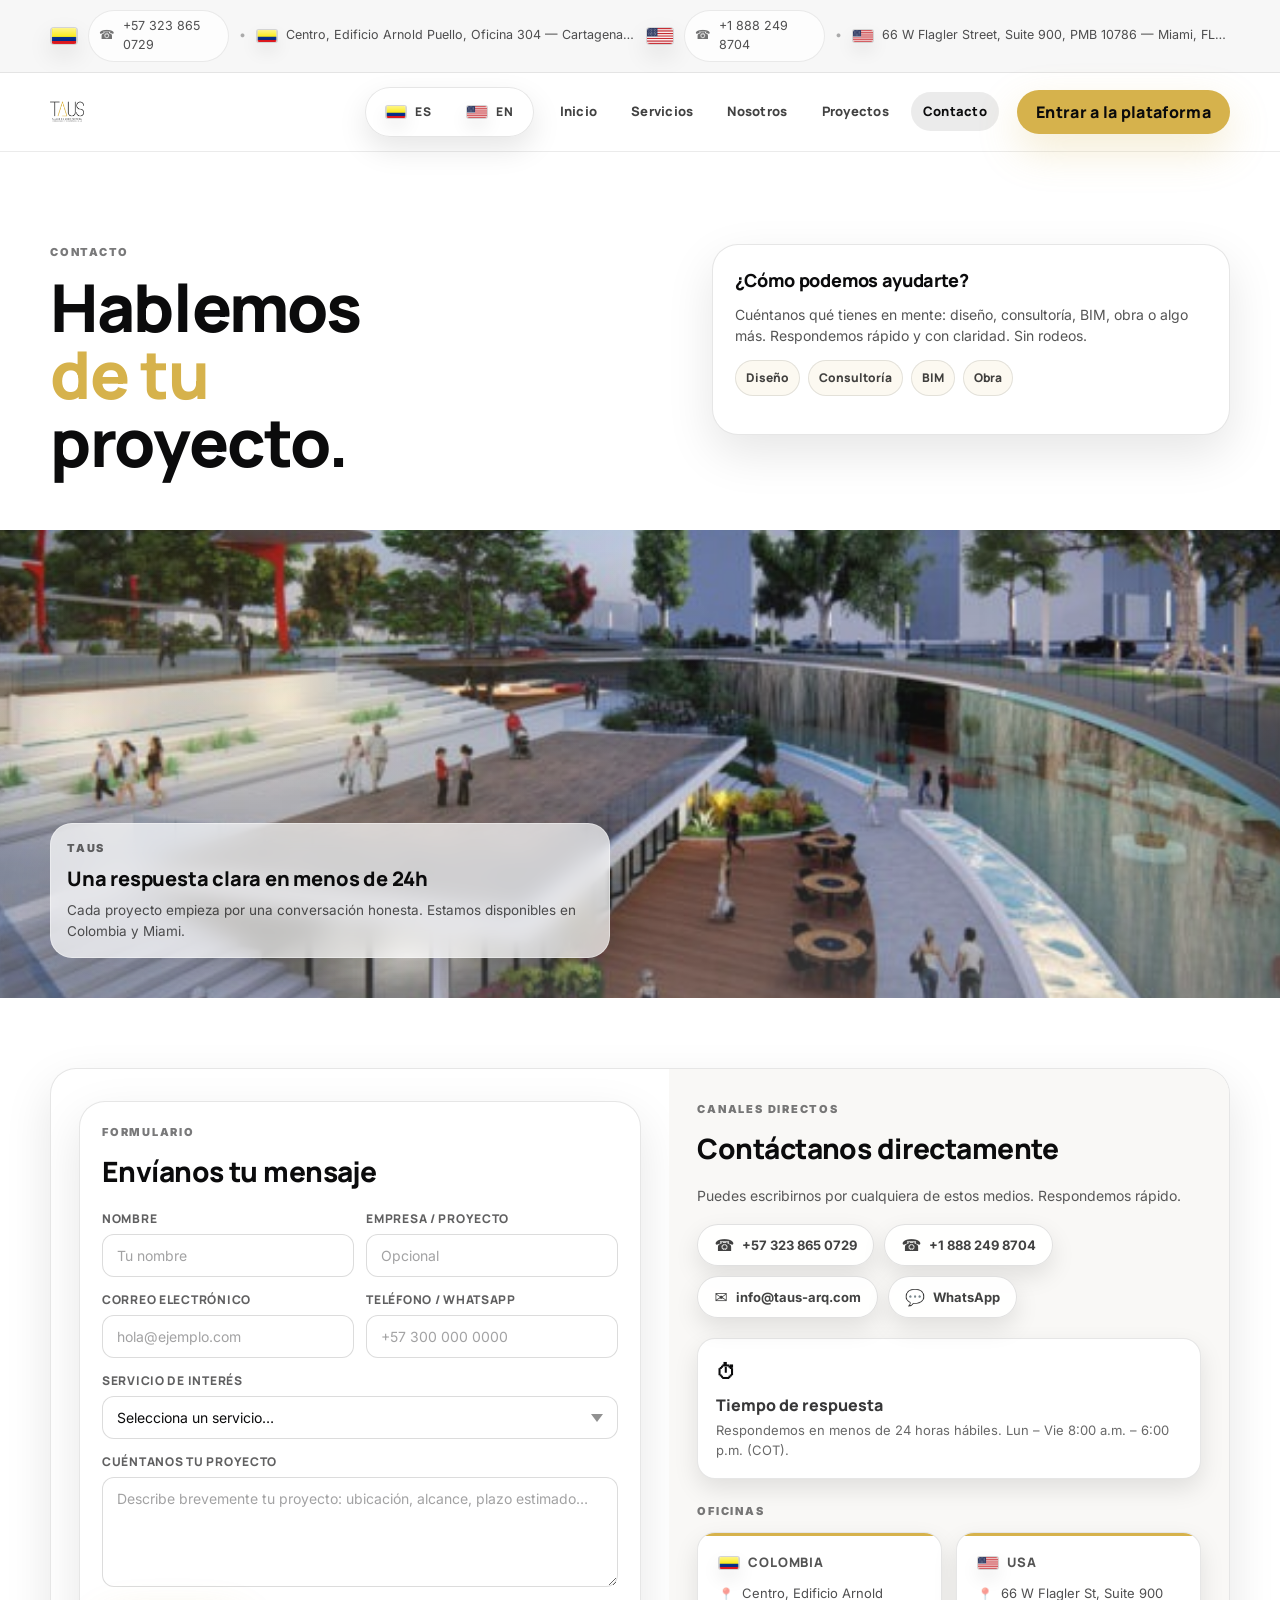
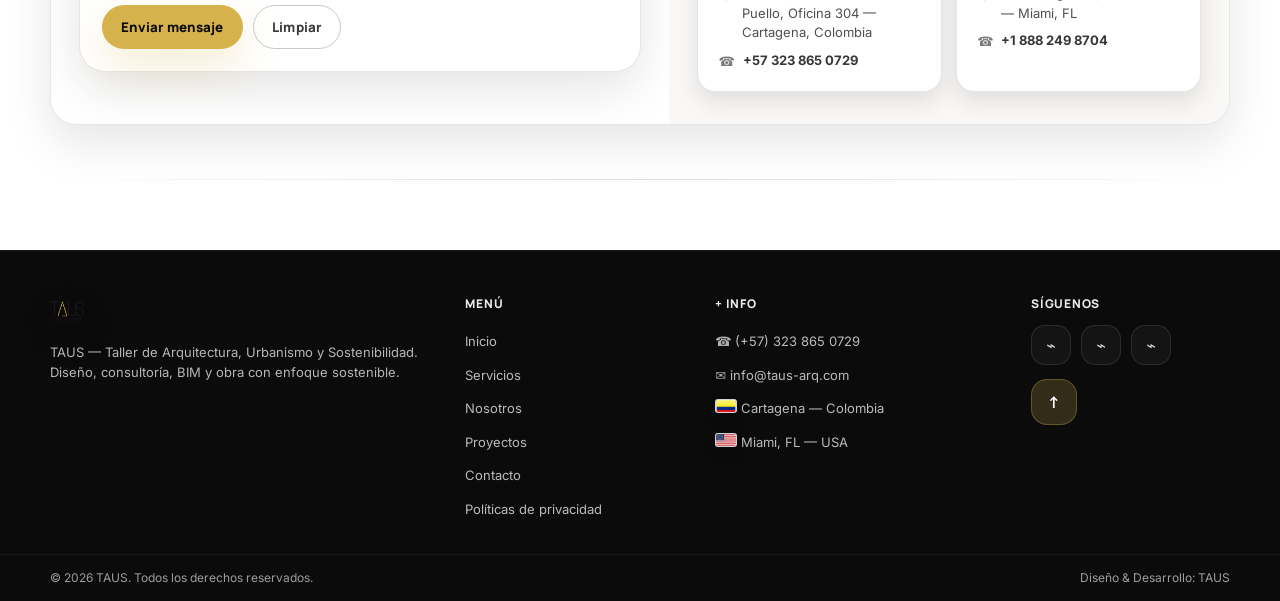
<file: taus-site/contacto.html>
<!DOCTYPE html>
<html lang="es" data-lang="es">
<head>
  <meta charset="UTF-8" />
  <meta name="viewport" content="width=device-width, initial-scale=1.0" />
  <meta name="theme-color" content="#0b0b0c" />
  <title>TAUS — Contacto</title>

  <meta name="description" content="Contacta a TAUS — Taller de Arquitectura, Urbanismo y Sostenibilidad. Cartagena, Colombia y Miami, FL. Diseño, BIM, consultoría y obra." />

  <link rel="preconnect" href="https://fonts.googleapis.com">
  <link rel="preconnect" href="https://fonts.gstatic.com" crossorigin>
  <link href="https://fonts.googleapis.com/css2?family=Manrope:wght@300;400;500;600;700;800;900&family=Inter:wght@300;400;500;600;700;800&display=swap" rel="stylesheet">

  <link rel="stylesheet" href="assets/css/styles.css" />
  <link rel="stylesheet" href="assets/css/contacto.css" />
</head>

<body>

  <!-- SPLASH -->
  <div id="splash" class="splash" aria-hidden="false">
    <div class="splash__inner">
      <div class="splash__logoWrap">
        <img class="splash__logo" src="assets/img/logo-taus.png" alt="TAUS" />
      </div>
      <div class="splash__brand">
        <div class="splash__name">TAUS</div>
        <div class="splash__tag" data-i18n="splash_tag">Taller de Arquitectura, Urbanismo y Sostenibilidad</div>
      </div>
      <div class="splash__loader" aria-label="Cargando">
        <span></span><span></span><span></span>
      </div>
    </div>
  </div>

  <!-- TOPBAR -->
  <div class="topbar" role="banner">
    <div class="container topbar__grid">
      <div class="topbar__item">
        <img class="flag" src="assets/img/flags/co.png" alt="Colombia" />
        <a class="topbar__link" href="tel:+573238650729" title="Llamar a TAUS en Cartagena">
          <span class="ico" aria-hidden="true">☎</span>
          <span>+57 323 865 0729</span>
        </a>
        <span class="sep" aria-hidden="true">•</span>
        <span class="topbar__text">
          <img class="flag flag--mini" src="assets/img/flags/co.png" alt="Colombia" />
          <span data-i18n="addr_co">Centro, Edificio Arnold Puello, Oficina 304 — Cartagena, Colombia</span>
        </span>
      </div>

      <div class="topbar__item topbar__item--right">
        <img class="flag" src="assets/img/flags/us.png" alt="United States" />
        <a class="topbar__link" href="tel:+18882498704" title="Call TAUS in Miami">
          <span class="ico" aria-hidden="true">☎</span>
          <span>+1 888 249 8704</span>
        </a>
        <span class="sep" aria-hidden="true">•</span>
        <span class="topbar__text">
          <img class="flag flag--mini" src="assets/img/flags/us.png" alt="United States" />
          <span data-i18n="addr_us">66 W Flagler Street, Suite 900, PMB 10786 — Miami, FL 33130</span>
        </span>
      </div>
    </div>
  </div>

  <!-- HEADER -->
  <header class="header header--light" id="header">
    <div class="container header__row">

      <a class="brand" href="index.html" aria-label="Ir al inicio">
        <img class="brand__logo" src="assets/img/logo-taus.png" alt="TAUS" />
      </a>

      <div class="header__right">
        <div class="langSwitch" aria-label="Cambiar idioma">
          <button class="langBtn is-active" type="button" data-lang="es">
            <img class="flag flag--mini" src="assets/img/flags/co.png" alt="ES" /> ES
          </button>
          <button class="langBtn" type="button" data-lang="en">
            <img class="flag flag--mini" src="assets/img/flags/us.png" alt="EN" /> EN
          </button>
        </div>

        <nav class="nav" aria-label="Navegación principal">
          <button class="nav__toggle" id="navToggle" aria-controls="navMenu" aria-expanded="false">
            <span class="nav__toggleBars" aria-hidden="true"></span>
            <span class="sr-only">Abrir menú</span>
          </button>

          <ul class="nav__menu" id="navMenu">
            <li class="nav__item"><a class="nav__link" href="index.html" data-i18n="nav_home">Inicio</a></li>
            <li class="nav__item"><a class="nav__link" href="servicios.html" data-i18n="nav_services">Servicios</a></li>
            <li class="nav__item"><a class="nav__link" href="nosotros.html" data-i18n="nav_about">Nosotros</a></li>
            <li class="nav__item"><a class="nav__link" href="proyectos.html" data-i18n="nav_projects">Proyectos</a></li>
            <li class="nav__item"><a class="nav__link is-active" href="contacto.html" data-i18n="nav_contact">Contacto</a></li>
            <li class="nav__item nav__item--cta">
              <a class="btn btn--gold" href="#" id="btnPlataforma" data-i18n="nav_platform">Entrar a la plataforma</a>
            </li>
          </ul>
        </nav>
      </div>

    </div>
  </header>

  <!-- MAIN -->
  <main>

    <!-- HERO EDITORIAL -->
    <section class="chapter" aria-label="Contacto TAUS">
      <div class="container">
        <div class="chapter__grid">
          <div class="chapter__left reveal">
            <div class="kicker" data-i18n="cta_kicker">CONTACTO</div>
            <h1 class="chapter__title" style="margin-top:14px;">
              <span data-i18n="contact_title_1">Hablemos</span><br>
              <span class="gold" data-i18n="contact_title_2">de tu</span><br>
              <span data-i18n="contact_title_3">proyecto.</span>
            </h1>
          </div>

          <div class="chapter__right reveal">
            <div class="infoCard">
              <h3 class="infoCard__h" data-i18n="contact_card_title">¿Cómo podemos ayudarte?</h3>
              <p class="infoCard__p" data-i18n="contact_card_text">
                Cuéntanos qué tienes en mente: diseño, consultoría, BIM, obra o algo más.
                Respondemos rápido y con claridad. Sin rodeos.
              </p>
              <div class="infoPills">
                <span class="pill" data-i18n="contact_pill_1">Diseño</span>
                <span class="pill" data-i18n="contact_pill_2">Consultoría</span>
                <span class="pill" data-i18n="contact_pill_3">BIM</span>
                <span class="pill" data-i18n="contact_pill_4">Obra</span>
              </div>
            </div>
          </div>
        </div>
      </div>
    </section>

    <!-- FULL BLEED -->
    <section class="fullBleed fullBleed--short" aria-label="Imagen contacto">
      <div class="fullBleed__img" style="background-image:url('assets/img/projects/proyecto-3.jpg');" aria-hidden="true"></div>
      <div class="fullBleed__cap container">
        <div class="glassCard reveal">
          <div class="glassCard__kicker" data-i18n="contact_img_kicker">TAUS</div>
          <div class="glassCard__title" data-i18n="contact_img_title">Una respuesta clara en menos de 24h</div>
          <div class="glassCard__text" data-i18n="contact_img_text">
            Cada proyecto empieza por una conversación honesta. Estamos disponibles en Colombia y Miami.
          </div>
        </div>
      </div>
    </section>

    <!-- FORMULARIO + DATOS -->
    <section class="diag" id="formulario" aria-label="Formulario de contacto">
      <div class="container">
        <div class="diag__wrap reveal">

          <!-- FORMULARIO (izquierda) -->
          <div class="diag__content" style="padding: 32px 28px; align-items: start;">
            <div class="infoCard" style="width: 100%;">
              <div class="kicker" data-i18n="contact_form_kicker">FORMULARIO</div>
              <h2 class="section__title section__title--sm" data-i18n="contact_form_title" style="margin-bottom: 18px;">
                Envíanos tu mensaje
              </h2>

              <form class="contactForm" id="contactForm" novalidate>
                <div class="formRow">
                  <div class="formField">
                    <label for="nombre" data-i18n="form_label_name">Nombre</label>
                    <input
                      type="text"
                      id="nombre"
                      name="nombre"
                      autocomplete="given-name"
                      data-i18n-placeholder="form_ph_name"
                      placeholder="Tu nombre"
                      required
                    />
                  </div>
                  <div class="formField">
                    <label for="empresa" data-i18n="form_label_company">Empresa / Proyecto</label>
                    <input
                      type="text"
                      id="empresa"
                      name="empresa"
                      autocomplete="organization"
                      data-i18n-placeholder="form_ph_company"
                      placeholder="Opcional"
                    />
                  </div>
                </div>

                <div class="formRow">
                  <div class="formField">
                    <label for="email" data-i18n="form_label_email">Correo electrónico</label>
                    <input
                      type="email"
                      id="email"
                      name="email"
                      autocomplete="email"
                      data-i18n-placeholder="form_ph_email"
                      placeholder="hola@ejemplo.com"
                      required
                    />
                  </div>
                  <div class="formField">
                    <label for="telefono" data-i18n="form_label_phone">Teléfono / WhatsApp</label>
                    <input
                      type="tel"
                      id="telefono"
                      name="telefono"
                      autocomplete="tel"
                      data-i18n-placeholder="form_ph_phone"
                      placeholder="+57 300 000 0000"
                    />
                  </div>
                </div>

                <div class="formField formField--full">
                  <label for="servicio" data-i18n="form_label_service">Servicio de interés</label>
                  <select id="servicio" name="servicio" required>
                    <option value="" disabled selected data-i18n="form_select_default">Selecciona un servicio…</option>
                    <option value="diseno" data-i18n="srv_1">Diseño arquitectónico</option>
                    <option value="urbanismo" data-i18n="srv_2">Urbanismo y paisajismo</option>
                    <option value="cabida" data-i18n="srv_3">Consultoría y análisis de cabida</option>
                    <option value="patologia" data-i18n="srv_4">Patología de edificaciones</option>
                    <option value="bim" data-i18n="srv_5">CAD, renders y BIM</option>
                    <option value="obra" data-i18n="srv_6">Obra civil y urbana</option>
                    <option value="otro" data-i18n="form_option_other">Otro / No estoy seguro</option>
                  </select>
                </div>

                <div class="formField formField--full">
                  <label for="mensaje" data-i18n="form_label_message">Cuéntanos tu proyecto</label>
                  <textarea
                    id="mensaje"
                    name="mensaje"
                    data-i18n-placeholder="form_ph_message"
                    placeholder="Describe brevemente tu proyecto o consulta: ubicación, alcance, plazo estimado…"
                    required
                  ></textarea>
                </div>

                <div class="formActions">
                  <button class="btn btn--gold" type="submit" id="btnSubmit" data-i18n="form_btn_send">
                    Enviar mensaje
                  </button>
                  <button class="btn btn--outline" type="reset" data-i18n="form_btn_reset">
                    Limpiar
                  </button>
                </div>
              </form>

              <!-- Estado de éxito -->
              <div class="formSuccess" id="formSuccess" aria-live="polite">
                <div class="formSuccess__icon">✓</div>
                <div class="formSuccess__title" data-i18n="form_success_title">¡Mensaje recibido!</div>
                <div class="formSuccess__text" data-i18n="form_success_text">
                  Gracias por contactarnos. Te respondemos en menos de 24 horas hábiles.
                </div>
              </div>
            </div>
          </div>

          <!-- DATOS DE CONTACTO (derecha) -->
          <div class="diag__content" style="background: #f9f8f6; padding: 32px 28px; align-items: start;">
            <div style="width: 100%;">
              <div class="kicker" data-i18n="contact_data_kicker">CANALES DIRECTOS</div>
              <h3 class="section__title section__title--sm" data-i18n="contact_data_title" style="margin-bottom: 16px;">
                Contáctanos directamente
              </h3>
              <p class="section__lead" data-i18n="contact_data_text">
                Puedes escribirnos por cualquiera de estos medios. Respondemos rápido.
              </p>

              <!-- Canales rápidos -->
              <div class="channelRow">
                <a class="channelBtn" href="tel:+573238650729" aria-label="Llamar Colombia">
                  <span class="channelBtn__ico">☎</span>
                  <span>+57 323 865 0729</span>
                </a>
                <a class="channelBtn" href="tel:+18882498704" aria-label="Call USA">
                  <span class="channelBtn__ico">☎</span>
                  <span>+1 888 249 8704</span>
                </a>
                <a class="channelBtn" href="mailto:info@taus-arq.com" aria-label="Email">
                  <span class="channelBtn__ico">✉</span>
                  <span>info@taus-arq.com</span>
                </a>
                <a class="channelBtn" href="https://wa.me/573238650729" target="_blank" rel="noopener" aria-label="WhatsApp">
                  <span class="channelBtn__ico">💬</span>
                  <span>WhatsApp</span>
                </a>
              </div>

              <!-- Horario -->
              <div class="metricCard" style="margin-top: 20px;">
                <div class="metricCard__num" style="font-size: 20px;">⏱</div>
                <div class="metricCard__t" data-i18n="contact_hours_title">Tiempo de respuesta</div>
                <div class="metricCard__p" data-i18n="contact_hours_text">
                  Respondemos en menos de 24 horas hábiles. Lun – Vie 8:00 a.m. – 6:00 p.m. (COT).
                </div>
              </div>

              <!-- Oficinas -->
              <div style="margin-top: 24px;">
                <div class="kicker" style="margin-bottom: 12px;" data-i18n="contact_offices_kicker">OFICINAS</div>
                <div class="officeGrid" style="margin-top: 0;">
                  <div class="officeCard">
                    <div class="officeCard__flag">
                      <img class="flag flag--mini" src="assets/img/flags/co.png" alt="Colombia" />
                      <span class="officeCard__country" data-i18n="contact_office_co_country">Colombia</span>
                    </div>
                    <div class="officeCard__rows">
                      <div class="officeCard__row">
                        <span class="officeCard__ico">📍</span>
                        <span data-i18n="addr_co">Centro, Edificio Arnold Puello, Oficina 304 — Cartagena</span>
                      </div>
                      <div class="officeCard__row">
                        <span class="officeCard__ico">☎</span>
                        <a href="tel:+573238650729">+57 323 865 0729</a>
                      </div>
                    </div>
                  </div>

                  <div class="officeCard">
                    <div class="officeCard__flag">
                      <img class="flag flag--mini" src="assets/img/flags/us.png" alt="USA" />
                      <span class="officeCard__country" data-i18n="contact_office_us_country">USA</span>
                    </div>
                    <div class="officeCard__rows">
                      <div class="officeCard__row">
                        <span class="officeCard__ico">📍</span>
                        <span data-i18n="contact_office_us_addr">66 W Flagler St, Suite 900 — Miami, FL</span>
                      </div>
                      <div class="officeCard__row">
                        <span class="officeCard__ico">☎</span>
                        <a href="tel:+18882498704">+1 888 249 8704</a>
                      </div>
                    </div>
                  </div>
                </div>
              </div>

            </div>
          </div>

        </div>

        <div class="dividerSoft" aria-hidden="true"></div>
      </div>
    </section>

  </main>

  <!-- FOOTER -->
  <footer class="footer" aria-label="Pie de página">
    <div class="container footer__grid">

      <div class="footer__col">
        <img class="footer__logo" src="assets/img/logo-taus.png" alt="TAUS" />
        <p class="footer__text" data-i18n="footer_text">
          TAUS — Taller de Arquitectura, Urbanismo y Sostenibilidad. Diseño, consultoría, BIM y obra con enfoque sostenible.
        </p>
      </div>

      <div class="footer__col">
        <h4 data-i18n="footer_menu">Menú</h4>
        <ul class="footer__links">
          <li><a href="index.html" data-i18n="nav_home">Inicio</a></li>
          <li><a href="servicios.html" data-i18n="nav_services">Servicios</a></li>
          <li><a href="nosotros.html" data-i18n="nav_about">Nosotros</a></li>
          <li><a href="proyectos.html" data-i18n="nav_projects">Proyectos</a></li>
          <li><a href="contacto.html" data-i18n="nav_contact">Contacto</a></li>
          <li><a href="#" target="_blank" rel="noopener" data-i18n="footer_priv">Políticas de privacidad</a></li>
        </ul>
      </div>

      <div class="footer__col">
        <h4 data-i18n="footer_info">+ Info</h4>
        <ul class="footer__info">
          <li><span class="ico" aria-hidden="true">☎</span> <a href="tel:+573238650729">(+57) 323 865 0729</a></li>
          <li><span class="ico" aria-hidden="true">✉</span> <a href="mailto:info@taus-arq.com">info@taus-arq.com</a></li>
          <li><img class="flag flag--mini" src="assets/img/flags/co.png" alt="Colombia"> <span data-i18n="footer_co">Cartagena — Colombia</span></li>
          <li><img class="flag flag--mini" src="assets/img/flags/us.png" alt="USA"> <span data-i18n="footer_us">Miami, FL — USA</span></li>
        </ul>
      </div>

      <div class="footer__col footer__col--right">
        <h4 data-i18n="footer_social">Síguenos</h4>
        <div class="footer__social">
          <a class="social" href="#" aria-label="Instagram">⌁</a>
          <a class="social" href="#" aria-label="Facebook">⌁</a>
          <a class="social" href="#" aria-label="LinkedIn">⌁</a>
        </div>
        <a class="toTop" href="#header" aria-label="Volver arriba">↑</a>
      </div>

    </div>

    <div class="footer__bottom">
      <div class="container footer__bottomRow">
        <span>© <span id="year"></span> TAUS. <span data-i18n="footer_rights">Todos los derechos reservados.</span></span>
        <span class="footer__dev" data-i18n="footer_dev">Diseño & Desarrollo: TAUS</span>
      </div>
    </div>
  </footer>

  <script src="assets/js/main.js"></script>
  <script src="assets/js/contacto.js"></script>

</body>
</html>
</file>
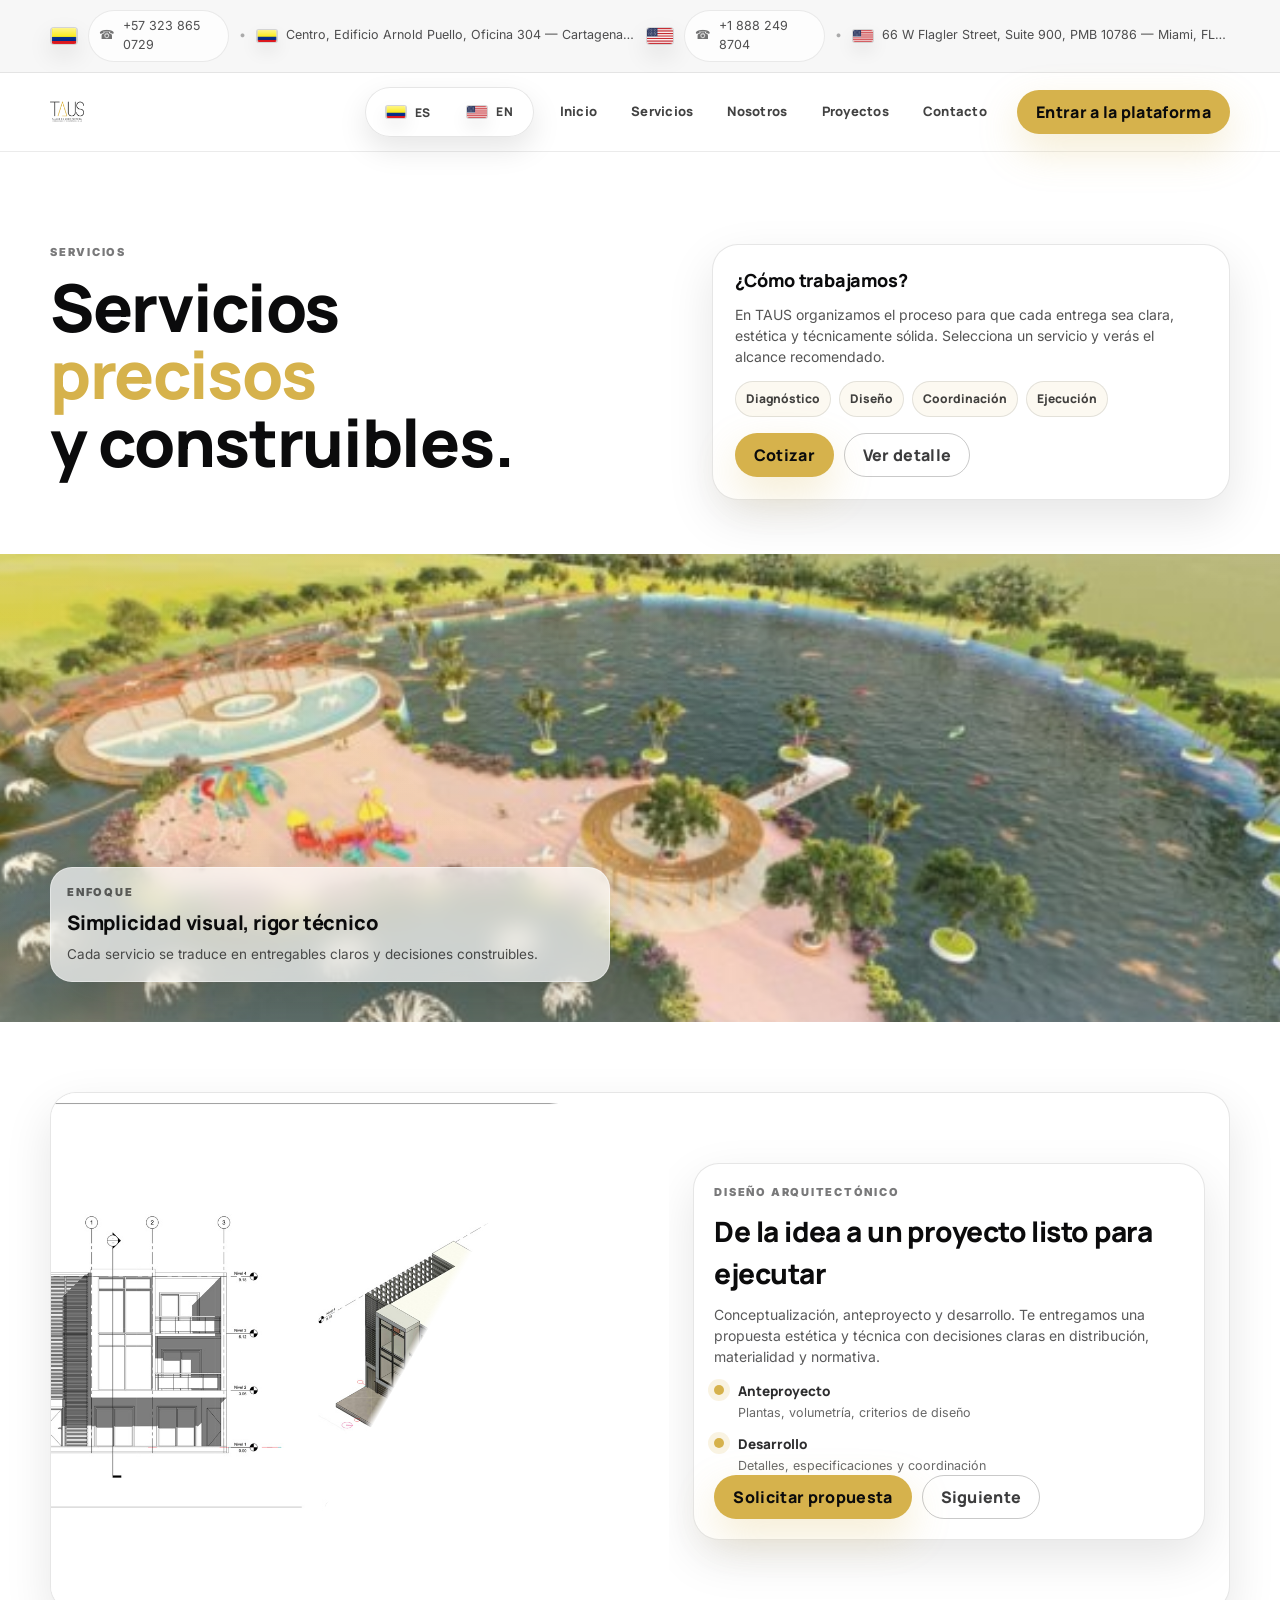
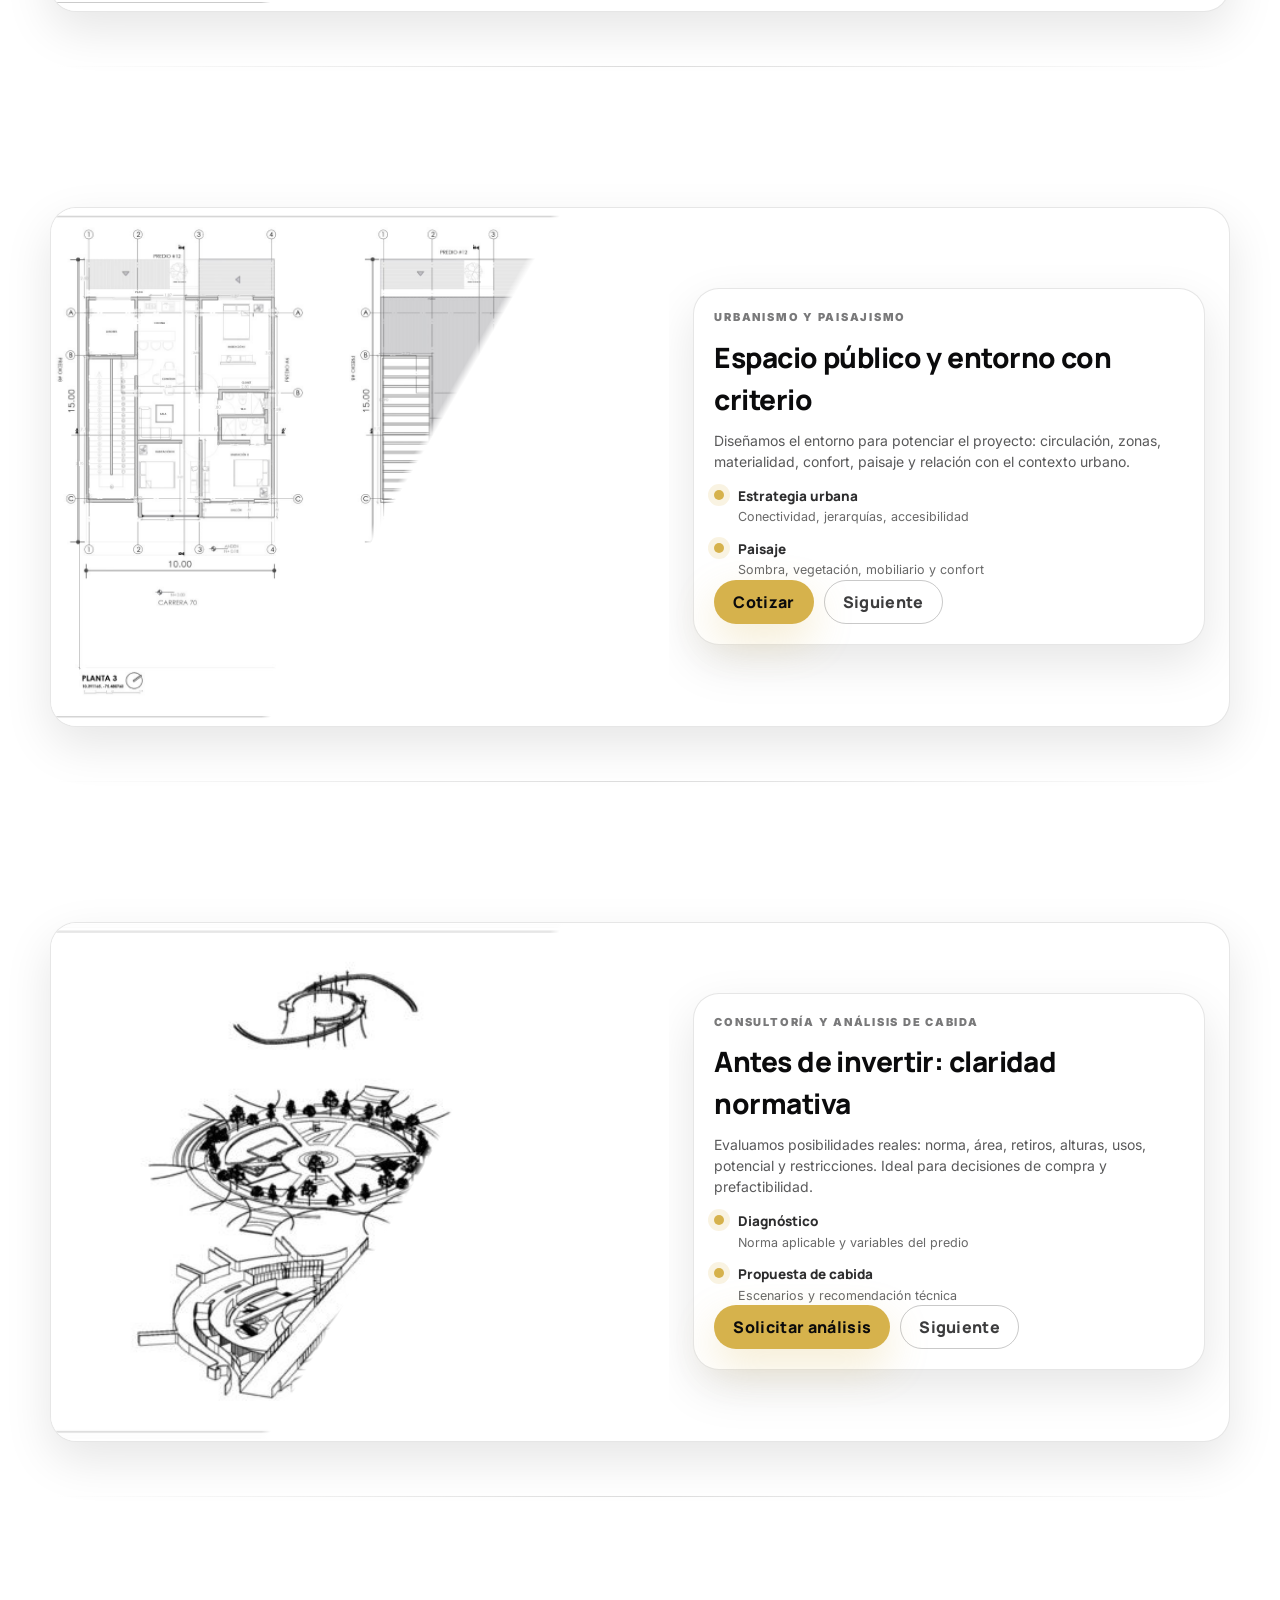
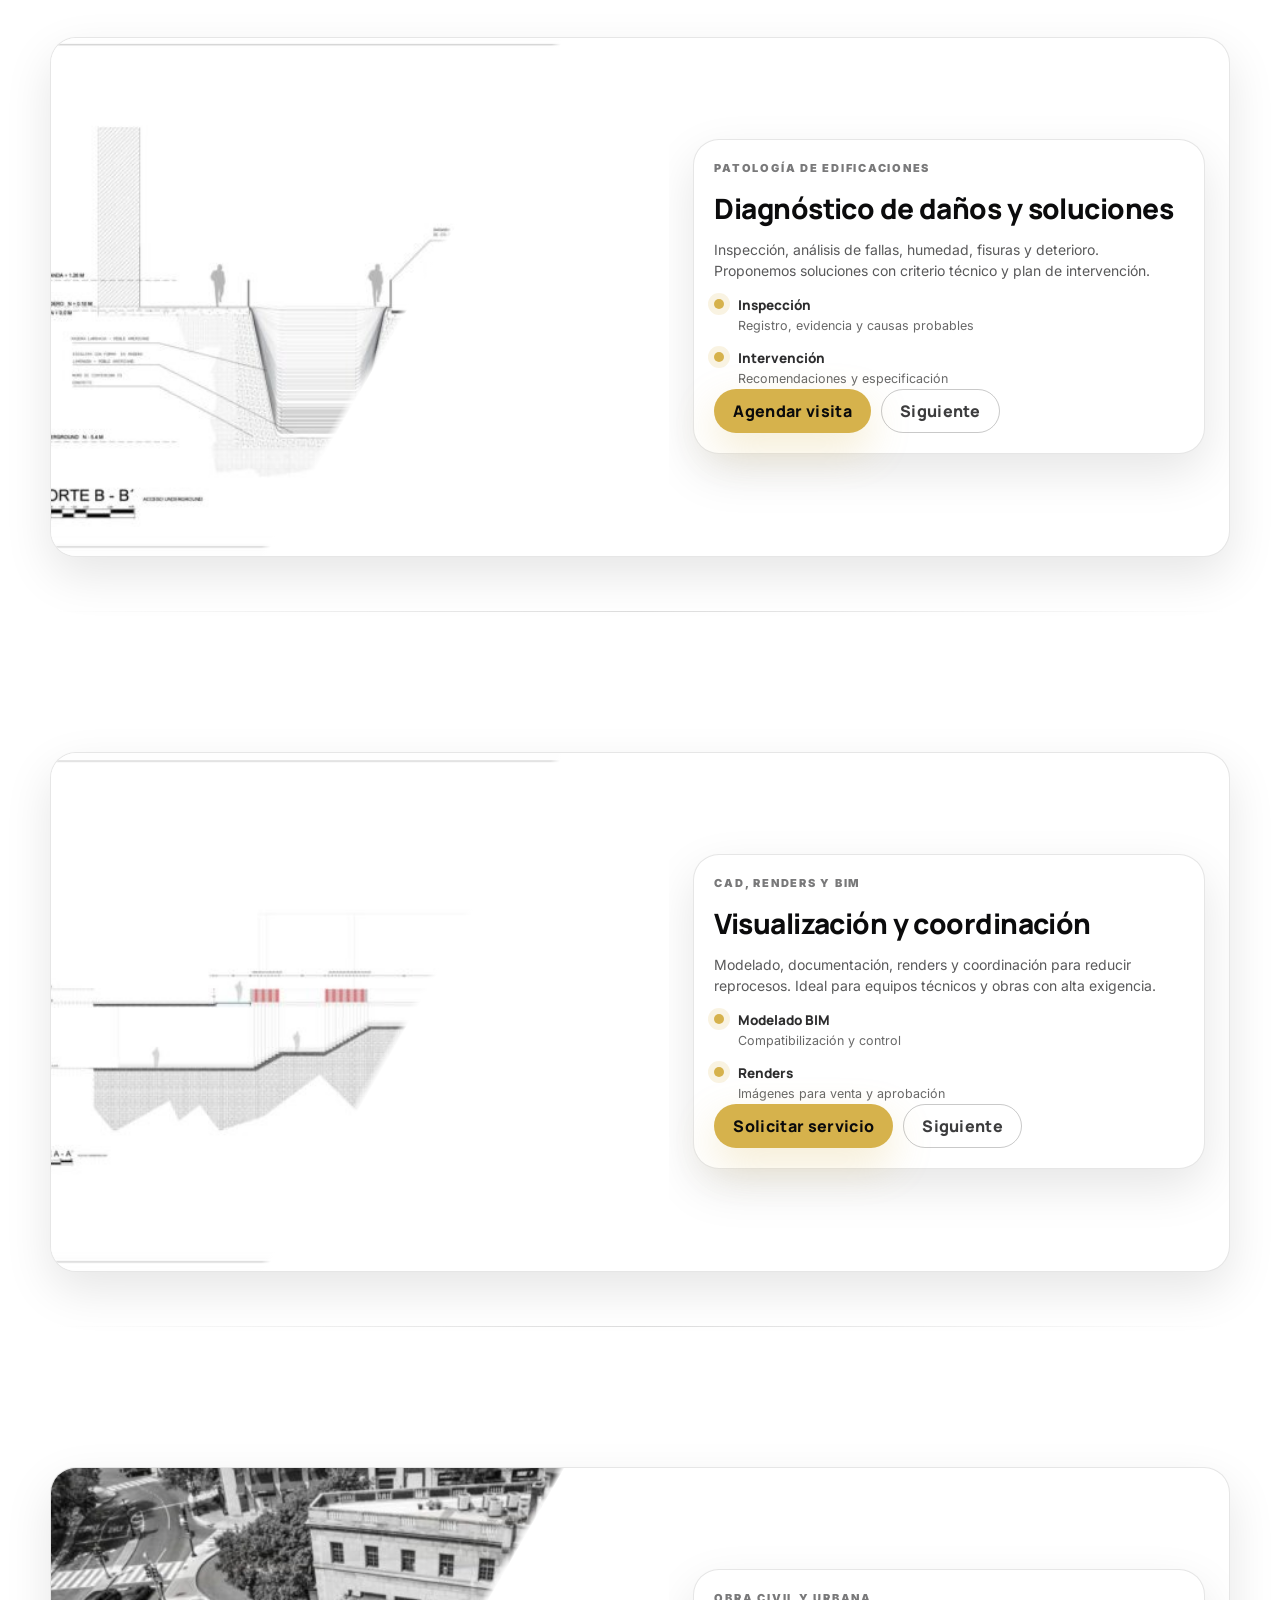
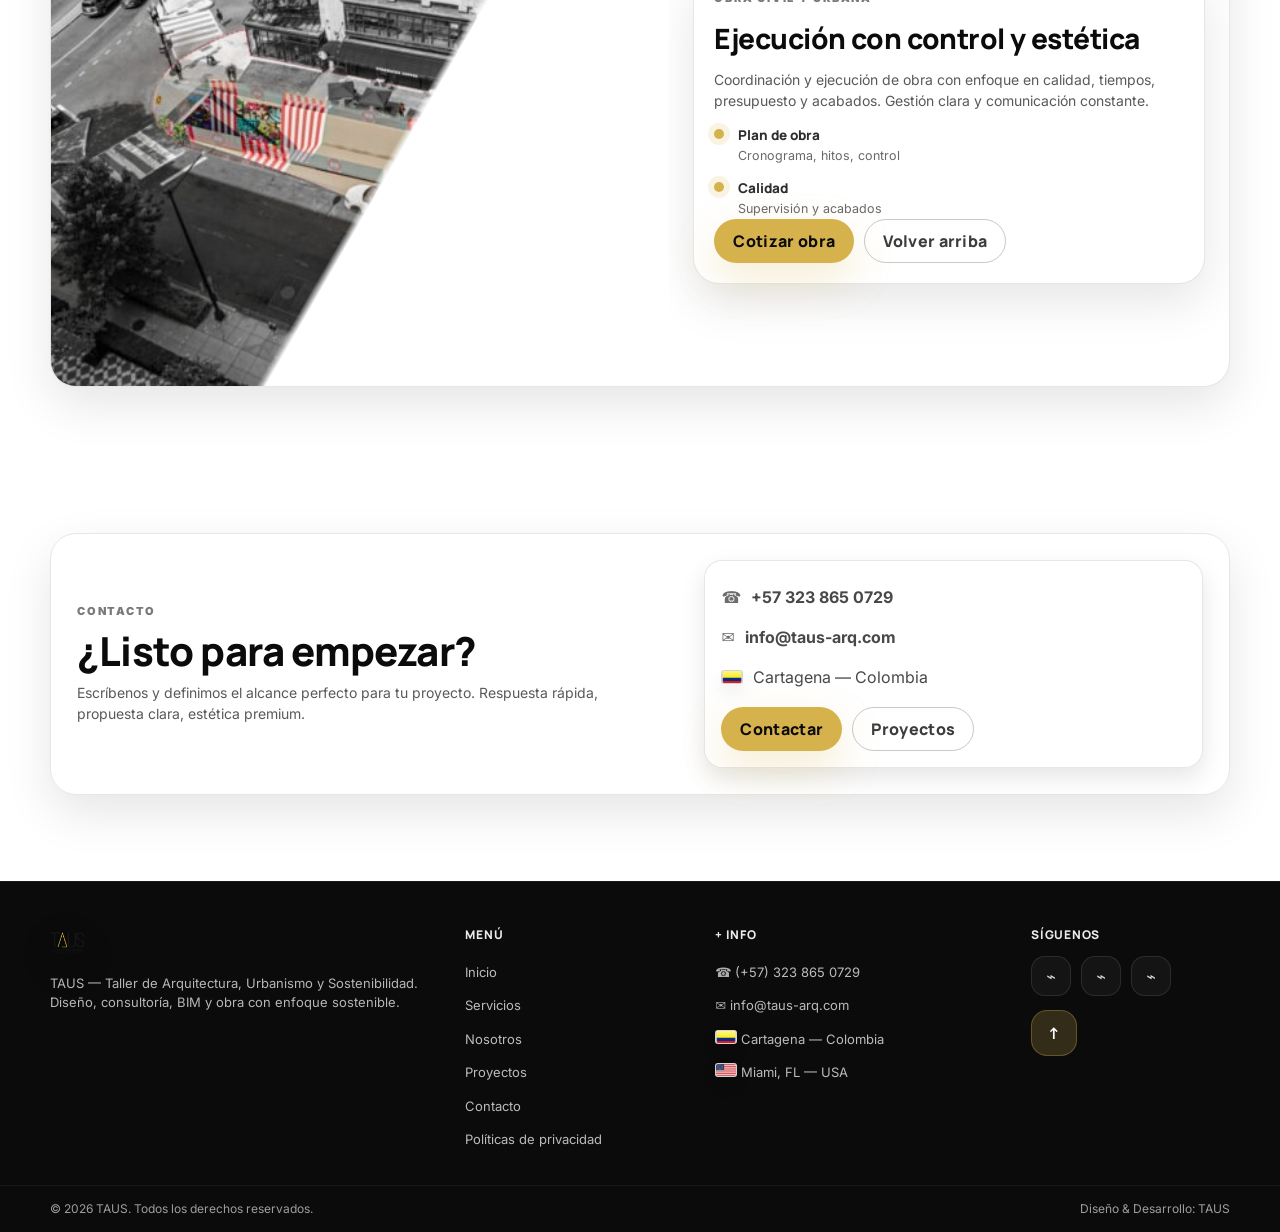
<file: taus-site/servicios.html>
<!DOCTYPE html>
<html lang="es" data-lang="es">
<head>
  <meta charset="UTF-8" />
  <meta name="viewport" content="width=device-width, initial-scale=1.0" />
  <meta name="theme-color" content="#0b0b0c" />
  <title>TAUS — Servicios</title>

  <meta name="description" content="Servicios TAUS: diseño arquitectónico, urbanismo, cabida, patología, BIM, renders y obra civil con enfoque sostenible." />

  <link rel="preconnect" href="https://fonts.googleapis.com">
  <link rel="preconnect" href="https://fonts.gstatic.com" crossorigin>
  <link href="https://fonts.googleapis.com/css2?family=Manrope:wght@300;400;500;600;700;800;900&family=Inter:wght@300;400;500;600;700;800&display=swap" rel="stylesheet">

  <link rel="stylesheet" href="assets/css/styles.css" />
</head>

<body>

  <!-- SPLASH -->
  <div id="splash" class="splash" aria-hidden="false">
    <div class="splash__inner">
      <div class="splash__logoWrap">
        <img class="splash__logo" src="assets/img/logo-taus.png" alt="TAUS" />
      </div>
      <div class="splash__brand">
        <div class="splash__name">TAUS</div>
        <div class="splash__tag" data-i18n="splash_tag">Taller de Arquitectura, Urbanismo y Sostenibilidad</div>
      </div>
      <div class="splash__loader" aria-label="Cargando">
        <span></span><span></span><span></span>
      </div>
    </div>
  </div>

  <!-- TOPBAR -->
  <div class="topbar" role="banner">
    <div class="container topbar__grid">
      <div class="topbar__item">
        <img class="flag" src="assets/img/flags/co.png" alt="Colombia" />
        <a class="topbar__link" href="tel:+573238650729">
          <span class="ico" aria-hidden="true">☎</span><span>+57 323 865 0729</span>
        </a>
        <span class="sep" aria-hidden="true">•</span>
        <span class="topbar__text">
          <img class="flag flag--mini" src="assets/img/flags/co.png" alt="Colombia" />
          <span data-i18n="addr_co">Centro, Edificio Arnold Puello, Oficina 304 — Cartagena, Colombia</span>
        </span>
      </div>

      <div class="topbar__item topbar__item--right">
        <img class="flag" src="assets/img/flags/us.png" alt="United States" />
        <a class="topbar__link" href="tel:+18882498704">
          <span class="ico" aria-hidden="true">☎</span><span>+1 888 249 8704</span>
        </a>
        <span class="sep" aria-hidden="true">•</span>
        <span class="topbar__text">
          <img class="flag flag--mini" src="assets/img/flags/us.png" alt="United States" />
          <span data-i18n="addr_us">66 W Flagler Street, Suite 900, PMB 10786 — Miami, FL 33130</span>
        </span>
      </div>
    </div>
  </div>

  <!-- HEADER -->
  <header class="header header--light" id="header">
    <div class="container header__row">

      <a class="brand" href="index.html" aria-label="Ir al inicio">
        <img class="brand__logo" src="assets/img/logo-taus.png" alt="TAUS" />
      </a>

      <div class="header__right">
        <div class="langSwitch" aria-label="Cambiar idioma">
          <button class="langBtn is-active" type="button" data-lang="es">
            <img class="flag flag--mini" src="assets/img/flags/co.png" alt="ES" /> ES
          </button>
          <button class="langBtn" type="button" data-lang="en">
            <img class="flag flag--mini" src="assets/img/flags/us.png" alt="EN" /> EN
          </button>
        </div>

        <nav class="nav" aria-label="Navegación principal">
          <button class="nav__toggle" id="navToggle" aria-controls="navMenu" aria-expanded="false">
            <span class="nav__toggleBars" aria-hidden="true"></span>
            <span class="sr-only">Abrir menú</span>
          </button>

          <ul class="nav__menu" id="navMenu">
            <li class="nav__item"><a class="nav__link" href="index.html" data-i18n="nav_home">Inicio</a></li>

            <li class="nav__item"><a class="nav__link" href="servicios.html" data-i18n="nav_services">Servicios</a></li>

            <li class="nav__item"><a class="nav__link" href="nosotros.html" data-i18n="nav_about">Nosotros</a></li>
            <li class="nav__item"><a class="nav__link" href="proyectos.html" data-i18n="nav_projects">Proyectos</a></li>
            <li class="nav__item"><a class="nav__link" href="contacto.html" data-i18n="nav_contact">Contacto</a></li>

            <li class="nav__item nav__item--cta">
              <a class="btn btn--gold" href="#" id="btnPlataforma" data-i18n="nav_platform">Entrar a la plataforma</a>
            </li>
          </ul>
        </nav>
      </div>

    </div>
  </header>

  <!-- MAIN -->
  <main>

    <!-- HERO editorial (sin slider aquí: más limpio) -->
    <section class="chapter" aria-label="Servicios TAUS">
      <div class="container">
        <div class="chapter__grid">
          <div class="chapter__left reveal">
            <div class="kicker">SERVICIOS</div>
            <h1 class="chapter__title" style="margin-top:14px;">
              <span>Servicios</span><br>
              <span class="gold">precisos</span><br>
              <span>y construibles.</span>
            </h1>
          </div>

          <div class="chapter__right reveal">
            <div class="infoCard">
              <h3 class="infoCard__h">¿Cómo trabajamos?</h3>
              <p class="infoCard__p">
                En TAUS organizamos el proceso para que cada entrega sea clara, estética y técnicamente sólida.
                Selecciona un servicio y verás el alcance recomendado.
              </p>
              <div class="infoPills">
                <span class="pill">Diagnóstico</span>
                <span class="pill">Diseño</span>
                <span class="pill">Coordinación</span>
                <span class="pill">Ejecución</span>
              </div>
              <div class="infoCard__actions">
                <a class="btn btn--gold" href="contacto.html">Cotizar</a>
                <a class="btn btn--outline" href="#diseno-arquitectonico">Ver detalle</a>
              </div>
            </div>
          </div>
        </div>
      </div>
    </section>

    <!-- FULL BLEED (visual intermedio tipo video) -->
    <section class="fullBleed fullBleed--short" aria-label="Imagen servicios">
      <div class="fullBleed__img" style="background-image:url('assets/img/projects/proyecto-1.jpg');" aria-hidden="true"></div>
      <div class="fullBleed__cap container">
        <div class="glassCard reveal">
          <div class="glassCard__kicker">ENFOQUE</div>
          <div class="glassCard__title">Simplicidad visual, rigor técnico</div>
          <div class="glassCard__text">Cada servicio se traduce en entregables claros y decisiones construibles.</div>
        </div>
      </div>
    </section>

    <!-- BLOQUES SERVICIO (diagonal split) -->
    <!-- 1 -->
    <section class="diag" id="diseno-arquitectonico" aria-label="Diseño arquitectónico">
      <div class="container">
        <div class="diag__wrap reveal">
          <div class="diag__media" style="background-image:url('assets/img/services/servicio-1.jpg');" aria-hidden="true"></div>
          <div class="diag__content">
            <div class="infoCard infoCard--tight">
              <div class="kicker" data-i18n="srv_1">Diseño arquitectónico</div>
              <h2 class="section__title section__title--sm">De la idea a un proyecto listo para ejecutar</h2>
              <p class="section__lead">
                Conceptualización, anteproyecto y desarrollo. Te entregamos una propuesta estética y técnica con
                decisiones claras en distribución, materialidad y normativa.
              </p>

              <div class="iconGrid">
                <div class="iconItem">
                  <div class="iconDot"></div>
                  <div>
                    <div class="iconItem__t">Anteproyecto</div>
                    <div class="iconItem__s">Plantas, volumetría, criterios de diseño</div>
                  </div>
                </div>

                <div class="iconItem">
                  <div class="iconDot"></div>
                  <div>
                    <div class="iconItem__t">Desarrollo</div>
                    <div class="iconItem__s">Detalles, especificaciones y coordinación</div>
                  </div>
                </div>
              </div>

              <div class="infoCard__actions">
                <a class="btn btn--gold" href="contacto.html">Solicitar propuesta</a>
                <a class="btn btn--outline" href="#urbanismo-paisajismo">Siguiente</a>
              </div>
            </div>
          </div>
        </div>

        <div class="dividerSoft" aria-hidden="true"></div>
      </div>
    </section>

    <!-- 2 -->
    <section class="diag" id="urbanismo-paisajismo" aria-label="Urbanismo y paisajismo">
      <div class="container">
        <div class="diag__wrap reveal">
          <div class="diag__media" style="background-image:url('assets/img/services/servicio-2.jpg');" aria-hidden="true"></div>
          <div class="diag__content">
            <div class="infoCard infoCard--tight">
              <div class="kicker" data-i18n="srv_2">Urbanismo y paisajismo</div>
              <h2 class="section__title section__title--sm">Espacio público y entorno con criterio</h2>
              <p class="section__lead">
                Diseñamos el entorno para potenciar el proyecto: circulación, zonas, materialidad, confort,
                paisaje y relación con el contexto urbano.
              </p>

              <div class="iconGrid">
                <div class="iconItem">
                  <div class="iconDot"></div>
                  <div>
                    <div class="iconItem__t">Estrategia urbana</div>
                    <div class="iconItem__s">Conectividad, jerarquías, accesibilidad</div>
                  </div>
                </div>

                <div class="iconItem">
                  <div class="iconDot"></div>
                  <div>
                    <div class="iconItem__t">Paisaje</div>
                    <div class="iconItem__s">Sombra, vegetación, mobiliario y confort</div>
                  </div>
                </div>
              </div>

              <div class="infoCard__actions">
                <a class="btn btn--gold" href="contacto.html">Cotizar</a>
                <a class="btn btn--outline" href="#cabida">Siguiente</a>
              </div>
            </div>
          </div>
        </div>

        <div class="dividerSoft" aria-hidden="true"></div>
      </div>
    </section>

    <!-- 3 -->
    <section class="diag" id="cabida" aria-label="Consultoría y análisis de cabida">
      <div class="container">
        <div class="diag__wrap reveal">
          <div class="diag__media" style="background-image:url('assets/img/services/servicio-3.jpg');" aria-hidden="true"></div>
          <div class="diag__content">
            <div class="infoCard infoCard--tight">
              <div class="kicker" data-i18n="srv_3">Consultoría y análisis de cabida</div>
              <h2 class="section__title section__title--sm">Antes de invertir: claridad normativa</h2>
              <p class="section__lead">
                Evaluamos posibilidades reales: norma, área, retiros, alturas, usos, potencial y restricciones.
                Ideal para decisiones de compra y prefactibilidad.
              </p>

              <div class="iconGrid">
                <div class="iconItem">
                  <div class="iconDot"></div>
                  <div>
                    <div class="iconItem__t">Diagnóstico</div>
                    <div class="iconItem__s">Norma aplicable y variables del predio</div>
                  </div>
                </div>

                <div class="iconItem">
                  <div class="iconDot"></div>
                  <div>
                    <div class="iconItem__t">Propuesta de cabida</div>
                    <div class="iconItem__s">Escenarios y recomendación técnica</div>
                  </div>
                </div>
              </div>

              <div class="infoCard__actions">
                <a class="btn btn--gold" href="contacto.html">Solicitar análisis</a>
                <a class="btn btn--outline" href="#patologia">Siguiente</a>
              </div>
            </div>
          </div>
        </div>

        <div class="dividerSoft" aria-hidden="true"></div>
      </div>
    </section>

    <!-- 4 -->
    <section class="diag" id="patologia" aria-label="Patología de edificaciones">
      <div class="container">
        <div class="diag__wrap reveal">
          <div class="diag__media" style="background-image:url('assets/img/services/servicio-4.jpg');" aria-hidden="true"></div>
          <div class="diag__content">
            <div class="infoCard infoCard--tight">
              <div class="kicker" data-i18n="srv_4">Patología de edificaciones</div>
              <h2 class="section__title section__title--sm">Diagnóstico de daños y soluciones</h2>
              <p class="section__lead">
                Inspección, análisis de fallas, humedad, fisuras y deterioro. Proponemos soluciones con criterio técnico
                y plan de intervención.
              </p>

              <div class="iconGrid">
                <div class="iconItem">
                  <div class="iconDot"></div>
                  <div>
                    <div class="iconItem__t">Inspección</div>
                    <div class="iconItem__s">Registro, evidencia y causas probables</div>
                  </div>
                </div>

                <div class="iconItem">
                  <div class="iconDot"></div>
                  <div>
                    <div class="iconItem__t">Intervención</div>
                    <div class="iconItem__s">Recomendaciones y especificación</div>
                  </div>
                </div>
              </div>

              <div class="infoCard__actions">
                <a class="btn btn--gold" href="contacto.html">Agendar visita</a>
                <a class="btn btn--outline" href="#bim">Siguiente</a>
              </div>
            </div>
          </div>
        </div>

        <div class="dividerSoft" aria-hidden="true"></div>
      </div>
    </section>

    <!-- 5 -->
    <section class="diag" id="bim" aria-label="CAD, renders y BIM">
      <div class="container">
        <div class="diag__wrap reveal">
          <div class="diag__media" style="background-image:url('assets/img/services/servicio-5.jpg');" aria-hidden="true"></div>
          <div class="diag__content">
            <div class="infoCard infoCard--tight">
              <div class="kicker" data-i18n="srv_5">CAD, renders y BIM</div>
              <h2 class="section__title section__title--sm">Visualización y coordinación</h2>
              <p class="section__lead">
                Modelado, documentación, renders y coordinación para reducir reprocesos. Ideal para equipos técnicos
                y obras con alta exigencia.
              </p>

              <div class="iconGrid">
                <div class="iconItem">
                  <div class="iconDot"></div>
                  <div>
                    <div class="iconItem__t">Modelado BIM</div>
                    <div class="iconItem__s">Compatibilización y control</div>
                  </div>
                </div>

                <div class="iconItem">
                  <div class="iconDot"></div>
                  <div>
                    <div class="iconItem__t">Renders</div>
                    <div class="iconItem__s">Imágenes para venta y aprobación</div>
                  </div>
                </div>
              </div>

              <div class="infoCard__actions">
                <a class="btn btn--gold" href="contacto.html">Solicitar servicio</a>
                <a class="btn btn--outline" href="#obra">Siguiente</a>
              </div>
            </div>
          </div>
        </div>

        <div class="dividerSoft" aria-hidden="true"></div>
      </div>
    </section>

    <!-- 6 -->
    <section class="diag" id="obra" aria-label="Obra civil y urbana">
      <div class="container">
        <div class="diag__wrap reveal">
          <div class="diag__media" style="background-image:url('assets/img/services/servicio-6.jpg');" aria-hidden="true"></div>
          <div class="diag__content">
            <div class="infoCard infoCard--tight">
              <div class="kicker" data-i18n="srv_6">Obra civil y urbana</div>
              <h2 class="section__title section__title--sm">Ejecución con control y estética</h2>
              <p class="section__lead">
                Coordinación y ejecución de obra con enfoque en calidad, tiempos, presupuesto y acabados.
                Gestión clara y comunicación constante.
              </p>

              <div class="iconGrid">
                <div class="iconItem">
                  <div class="iconDot"></div>
                  <div>
                    <div class="iconItem__t">Plan de obra</div>
                    <div class="iconItem__s">Cronograma, hitos, control</div>
                  </div>
                </div>

                <div class="iconItem">
                  <div class="iconDot"></div>
                  <div>
                    <div class="iconItem__t">Calidad</div>
                    <div class="iconItem__s">Supervisión y acabados</div>
                  </div>
                </div>
              </div>

              <div class="infoCard__actions">
                <a class="btn btn--gold" href="contacto.html">Cotizar obra</a>
                <a class="btn btn--outline" href="#header">Volver arriba</a>
              </div>
            </div>
          </div>
        </div>
      </div>
    </section>

    <!-- CTA FINAL -->
    <section class="ctaWhite" aria-label="CTA final">
      <div class="container">
        <div class="ctaWhite__wrap reveal">
          <div class="ctaWhite__left">
            <div class="kicker">CONTACTO</div>
            <h2 class="ctaWhite__title">¿Listo para empezar?</h2>
            <p class="ctaWhite__text">
              Escríbenos y definimos el alcance perfecto para tu proyecto. Respuesta rápida, propuesta clara, estética premium.
            </p>
          </div>

          <div class="ctaWhite__right">
            <div class="ctaCardMini">
              <div class="ctaCardMini__row">
                <span class="ico">☎</span> <a href="tel:+573238650729">+57 323 865 0729</a>
              </div>
              <div class="ctaCardMini__row">
                <span class="ico">✉</span> <a href="mailto:info@taus-arq.com">info@taus-arq.com</a>
              </div>
              <div class="ctaCardMini__row">
                <img class="flag flag--mini" src="assets/img/flags/co.png" alt="Colombia">
                <span data-i18n="footer_co">Cartagena — Colombia</span>
              </div>
              <div class="ctaCardMini__actions">
                <a class="btn btn--gold" href="contacto.html">Contactar</a>
                <a class="btn btn--outline" href="proyectos.html">Proyectos</a>
              </div>
            </div>
          </div>
        </div>
      </div>
    </section>

  </main>

  <!-- FOOTER -->
  <footer class="footer" aria-label="Pie de página">
    <div class="container footer__grid">

      <div class="footer__col">
        <img class="footer__logo" src="assets/img/logo-taus.png" alt="TAUS" />
        <p class="footer__text" data-i18n="footer_text">
          TAUS — Taller de Arquitectura, Urbanismo y Sostenibilidad. Diseño, consultoría, BIM y obra con enfoque sostenible.
        </p>
      </div>

      <div class="footer__col">
        <h4 data-i18n="footer_menu">Menú</h4>
        <ul class="footer__links">
          <li><a href="index.html" data-i18n="nav_home">Inicio</a></li>
          <li><a href="servicios.html" data-i18n="nav_services">Servicios</a></li>
          <li><a href="nosotros.html" data-i18n="nav_about">Nosotros</a></li>
          <li><a href="proyectos.html" data-i18n="nav_projects">Proyectos</a></li>
          <li><a href="contacto.html" data-i18n="nav_contact">Contacto</a></li>
          <li><a href="#" target="_blank" rel="noopener" data-i18n="footer_priv">Políticas de privacidad</a></li>
        </ul>
      </div>

      <div class="footer__col">
        <h4 data-i18n="footer_info">+ Info</h4>
        <ul class="footer__info">
          <li><span class="ico" aria-hidden="true">☎</span> <a href="tel:+573238650729">(+57) 323 865 0729</a></li>
          <li><span class="ico" aria-hidden="true">✉</span> <a href="mailto:info@taus-arq.com">info@taus-arq.com</a></li>
          <li><img class="flag flag--mini" src="assets/img/flags/co.png" alt="Colombia"> <span data-i18n="footer_co">Cartagena — Colombia</span></li>
          <li><img class="flag flag--mini" src="assets/img/flags/us.png" alt="USA"> <span data-i18n="footer_us">Miami, FL — USA</span></li>
        </ul>
      </div>

      <div class="footer__col footer__col--right">
        <h4 data-i18n="footer_social">Síguenos</h4>
        <div class="footer__social">
          <a class="social" href="#" aria-label="Instagram">⌁</a>
          <a class="social" href="#" aria-label="Facebook">⌁</a>
          <a class="social" href="#" aria-label="LinkedIn">⌁</a>
        </div>

        <a class="toTop" href="#header" aria-label="Volver arriba">↑</a>
      </div>

    </div>

    <div class="footer__bottom">
      <div class="container footer__bottomRow">
        <span>© <span id="year"></span> TAUS. <span data-i18n="footer_rights">Todos los derechos reservados.</span></span>
        <span class="footer__dev" data-i18n="footer_dev">Diseño & Desarrollo: TAUS</span>
      </div>
    </div>
  </footer>

  <script src="assets/js/main.js"></script>
</body>
</html>
</file>
<file: taus-site/assets/css/styles.css>
/* =========================================================
   TAUS — Premium Editorial (Option A)
   File: /assets/css/styles.css
   Notes:
   - Fondo blanco minimal (editorial)
   - Acento TAUS dorado + grafito
   - Secciones tipo video: big text, full-bleed images, diagonal split, cards
========================================================= */

/* -------------------------
   0) Variables
-------------------------- */
:root{
  --bg: #ffffff;
  --ink: #0b0b0c;          /* grafito */
  --ink-2: rgba(11,11,12,.78);
  --muted: rgba(11,11,12,.62);
  --line: rgba(11,11,12,.10);
  --soft: rgba(11,11,12,.06);

  /* dorado TAUS (ajustable) */
  --gold: #d6b24c;
  --gold-2: rgba(214,178,76,.18);
  --gold-3: rgba(214,178,76,.32);

  --radius: 18px;
  --radius-lg: 26px;

  --shadow: 0 18px 48px rgba(11,11,12,.10);
  --shadow-2: 0 10px 24px rgba(11,11,12,.10);

  --container: 1180px;

  --font: "Manrope", system-ui, -apple-system, Segoe UI, Roboto, Arial, sans-serif;
  --font-2: "Inter", system-ui, -apple-system, Segoe UI, Roboto, Arial, sans-serif;
}

/* -------------------------
   1) Reset / Base
-------------------------- */
*,
*::before,
*::after{ box-sizing: border-box; }

html, body{ height: 100%; }

body{
  margin: 0;
  font-family: var(--font);
  color: var(--ink);
  background: var(--bg);
  line-height: 1.5;
  -webkit-font-smoothing: antialiased;
  text-rendering: optimizeLegibility;
}

img{ max-width: 100%; display: block; }
a{ color: inherit; text-decoration: none; }
button{ font-family: inherit; }

.sr-only{
  position: absolute !important;
  width: 1px; height: 1px;
  padding: 0; margin: -1px;
  overflow: hidden;
  clip: rect(0,0,0,0);
  white-space: nowrap;
  border: 0;
}

.container{
  width: min(var(--container), calc(100% - 44px));
  margin-inline: auto;
}

/* -------------------------
   2) Flags + LangSwitch (FIX)
-------------------------- */
.flag{
  display: inline-block;
  width: 28px;
  height: 18px;
  object-fit: cover;
  object-position: center;
  border-radius: 4px;
  border: 1px solid rgba(17,17,20,.18);
  box-shadow: 0 10px 24px rgba(11,11,12,.10);
  background: #fff;
  flex: 0 0 auto;
}

.flag--mini{
  width: 22px;
  height: 14px;
  border-radius: 3px;
  box-shadow: 0 8px 18px rgba(11,11,12,.08);
}

.langSwitch{
  display: inline-flex;
  align-items: center;
  gap: 8px;
  padding: 6px;
  border-radius: 999px;
  background: rgba(255,255,255,.92);
  border: 1px solid rgba(11,11,12,.10);
  box-shadow: 0 12px 30px rgba(11,11,12,.10);
  backdrop-filter: blur(10px);
}

.langBtn{
  display: inline-flex;
  align-items: center;
  gap: 8px;
  height: 36px;
  padding: 0 12px;
  border-radius: 999px;
  border: 1px solid transparent;
  background: transparent;
  cursor: pointer;
  font-weight: 900;
  font-size: 12px;
  letter-spacing: .08em;
  color: rgba(11,11,12,.78);
  transition: background .2s ease, color .2s ease, transform .2s ease, border .2s ease;
}
.langBtn:hover{ background: rgba(11,11,12,.06); }
.langBtn.is-active{
  background: var(--gold-2);
  border-color: var(--gold-3);
  color: var(--ink);
}

/* -------------------------
   3) Topbar
-------------------------- */
.topbar{
  position: relative;
  z-index: 30;
  background: #f7f7f7;
  border-bottom: 1px solid rgba(11,11,12,.08);
}

.topbar__grid{
  display: grid;
  grid-template-columns: 1fr 1fr;
  gap: 12px;
  padding: 10px 0;
  align-items: center;
}

.topbar__item{
  display: inline-flex;
  align-items: center;
  gap: 10px;
  min-width: 0;
  font-family: var(--font-2);
  font-size: 12.5px;
  color: rgba(11,11,12,.72);
}

.topbar__item--right{
  justify-content: flex-end;
}

.topbar__link{
  display: inline-flex;
  gap: 8px;
  align-items: center;
  padding: 6px 10px;
  border-radius: 999px;
  background: rgba(255,255,255,.75);
  border: 1px solid rgba(11,11,12,.08);
  transition: transform .2s ease, background .2s ease;
}
.topbar__link:hover{
  transform: translateY(-1px);
  background: rgba(255,255,255,.95);
}

.topbar__text{
  display: inline-flex;
  align-items: center;
  gap: 8px;
  min-width: 0;
}

.topbar__text span{
  white-space: nowrap;
  overflow: hidden;
  text-overflow: ellipsis;
  max-width: 520px;
}

.sep{ opacity: .45; }
.ico{ opacity: .8; }

/* -------------------------
   4) Header
-------------------------- */
.header{
  position: sticky;
  top: 0;
  z-index: 40;
  border-bottom: 1px solid rgba(11,11,12,.08);
  background: rgba(255,255,255,.86);
  backdrop-filter: blur(14px);
}

.header__row{
  display: flex;
  align-items: center;
  justify-content: space-between;
  padding: 14px 0;
  gap: 14px;
}

.brand{
  display: inline-flex;
  align-items: center;
  gap: 10px;
}
.brand__logo{
  height: 34px;
  width: auto;
}

.header__right{
  display: flex;
  align-items: center;
  gap: 14px;
}

/* -------------------------
   5) Nav
-------------------------- */
.nav{ position: relative; }

.nav__toggle{
  display: none;
  border: 1px solid rgba(11,11,12,.12);
  background: rgba(255,255,255,.9);
  border-radius: 12px;
  width: 44px;
  height: 42px;
  cursor: pointer;
}

.nav__toggleBars{
  display: block;
  width: 18px;
  height: 2px;
  background: rgba(11,11,12,.78);
  margin: 0 auto;
  border-radius: 99px;
  position: relative;
}
.nav__toggleBars::before,
.nav__toggleBars::after{
  content:"";
  position: absolute;
  left: 0;
  width: 18px;
  height: 2px;
  background: rgba(11,11,12,.78);
  border-radius: 99px;
}
.nav__toggleBars::before{ top: -6px; }
.nav__toggleBars::after{ top: 6px; }

.nav__menu{
  display: flex;
  align-items: center;
  gap: 10px;
  list-style: none;
  padding: 0;
  margin: 0;
}

.nav__item{ position: relative; }

.nav__link{
  display: inline-flex;
  align-items: center;
  gap: 8px;
  padding: 10px 12px;
  border-radius: 999px;
  font-weight: 800;
  font-size: 13px;
  letter-spacing: .02em;
  color: rgba(11,11,12,.78);
  transition: background .2s ease, transform .2s ease, color .2s ease;
}
.nav__link:hover{
  background: rgba(11,11,12,.06);
  transform: translateY(-1px);
}

.nav__link.is-active{
  background: rgba(11,11,12,.08);
  color: var(--ink);
}

.nav__link--btn{
  border: 0;
  background: transparent;
  cursor: pointer;
}

.caret{ opacity: .7; font-size: 12px; }

/* Dropdown */
.dropdown{
  position: absolute;
  top: calc(100% + 10px);
  left: 0;
  width: min(420px, 92vw);
  padding: 10px;
  border-radius: 16px;
  background: rgba(255,255,255,.98);
  border: 1px solid rgba(11,11,12,.10);
  box-shadow: 0 20px 60px rgba(11,11,12,.18);
  display: none;
}

.dropdown.is-open{ display: block; }

.dropdown__item{
  display: block;
  padding: 12px 12px;
  border-radius: 12px;
  font-weight: 700;
  font-size: 13px;
  color: rgba(11,11,12,.78);
  border: 1px solid transparent;
  transition: background .2s ease, border .2s ease, transform .2s ease;
}
.dropdown__item:hover{
  background: rgba(214,178,76,.10);
  border-color: rgba(214,178,76,.20);
  transform: translateY(-1px);
}

.nav__item--cta{ margin-left: 8px; }

/* -------------------------
   6) Buttons
-------------------------- */
.btn{
  display: inline-flex;
  align-items: center;
  justify-content: center;
  gap: 10px;
  height: 44px;
  padding: 0 18px;
  border-radius: 999px;
  font-weight: 900;
  letter-spacing: .02em;
  border: 1px solid transparent;
  cursor: pointer;
  transition: transform .2s ease, box-shadow .2s ease, background .2s ease, color .2s ease;
  white-space: nowrap;
}

.btn:hover{ transform: translateY(-1px); }

.btn--gold{
  background: var(--gold);
  color: #0b0b0c;
  box-shadow: 0 16px 40px rgba(214,178,76,.25);
}
.btn--gold:hover{ box-shadow: 0 18px 50px rgba(214,178,76,.30); }

.btn--light{
  background: #fff;
  color: var(--ink);
  border-color: rgba(11,11,12,.14);
  box-shadow: 0 12px 34px rgba(11,11,12,.10);
}

.btn--ghostDark{
  background: rgba(11,11,12,.06);
  color: rgba(11,11,12,.85);
  border-color: rgba(11,11,12,.08);
}

.btn--outline{
  background: transparent;
  border-color: rgba(11,11,12,.22);
  color: rgba(11,11,12,.80);
}

/* -------------------------
   7) Reveal animations
-------------------------- */
.reveal{
  opacity: 0;
  transform: translateY(14px);
  transition: opacity .7s ease, transform .7s ease;
}
.reveal.is-in{
  opacity: 1;
  transform: translateY(0);
}

/* -------------------------
   8) Hero (light editorial)
-------------------------- */
.hero{
  position: relative;
  min-height: 92vh;
  display: grid;
  align-items: center;
  overflow: hidden;
}

.hero__bg{
  position: absolute;
  inset: 0;
  z-index: 0;
}

.hero__slide{
  position: absolute;
  inset: 0;
  background-size: cover;
  background-position: center;
  background-repeat: no-repeat;

  opacity: 0;
  transform: scale(1.03);
  transition: opacity 1.1s ease, transform 1.6s ease;
}

.hero__slide.is-active{
  opacity: 1;
  transform: scale(1);
}

.hero__overlay--light{
  position: absolute;
  inset: 0;
  background:
    linear-gradient(90deg, rgba(255,255,255,.92) 0%, rgba(255,255,255,.75) 45%, rgba(255,255,255,.35) 100%),
    radial-gradient(1200px 600px at 18% 40%, rgba(214,178,76,.22), transparent 55%);
}

.hero__content{
  position: relative;
  z-index: 2;
  padding: 78px 0 44px;
}

.hero__badge{
  display: inline-flex;
  align-items: center;
  gap: 10px;
  padding: 10px 14px;
  border-radius: 999px;
  background: rgba(255,255,255,.86);
  border: 1px solid rgba(11,11,12,.10);
  box-shadow: var(--shadow-2);
  font-weight: 800;
  font-size: 12px;
  color: rgba(11,11,12,.70);
  width: fit-content;
}
.dot{
  width: 8px;
  height: 8px;
  border-radius: 99px;
  background: var(--gold);
  box-shadow: 0 0 0 6px rgba(214,178,76,.18);
}

.hero__title{
  margin: 18px 0 12px;
  font-size: clamp(40px, 6.2vw, 74px);
  line-height: 1.02;
  letter-spacing: -0.02em;
  font-weight: 900;
  color: var(--ink);
}
.gold{ color: var(--gold); }

.hero__subtitle{
  max-width: 62ch;
  font-family: var(--font-2);
  color: rgba(11,11,12,.68);
  font-size: 15.5px;
  margin: 0 0 22px;
}

.hero__actions{
  display: flex;
  flex-wrap: wrap;
  gap: 10px;
}

/* mini cards en hero */
.heroMini{
  margin-top: 26px;
  display: grid;
  grid-template-columns: repeat(3, minmax(0, 210px));
  gap: 12px;
  align-items: stretch;
  width: fit-content;
  max-width: 100%;
}

.miniCard{
  border-radius: 16px;
  background: rgba(255,255,255,.85);
  border: 1px solid rgba(11,11,12,.10);
  box-shadow: var(--shadow-2);
  padding: 14px 14px;
  backdrop-filter: blur(10px);
}
.miniCard__num{
  font-weight: 900;
  letter-spacing: -0.02em;
  font-size: 18px;
  color: rgba(11,11,12,.90);
}
.miniCard__txt{
  margin-top: 6px;
  font-family: var(--font-2);
  font-size: 12.5px;
  color: rgba(11,11,12,.62);
}

.hero__scroll{
  position: absolute;
  left: 50%;
  bottom: 18px;
  transform: translateX(-50%);
  z-index: 3;
  display: inline-flex;
  align-items: center;
  gap: 10px;
  color: rgba(11,11,12,.70);
  font-weight: 800;
  font-size: 12px;
  letter-spacing: .08em;
  text-transform: uppercase;
  background: rgba(255,255,255,.74);
  border: 1px solid rgba(11,11,12,.10);
  padding: 10px 14px;
  border-radius: 999px;
  backdrop-filter: blur(10px);
}

.mouse{
  width: 16px;
  height: 22px;
  border: 2px solid rgba(11,11,12,.45);
  border-radius: 99px;
  position: relative;
}
.mouse::after{
  content:"";
  width: 4px;
  height: 4px;
  background: rgba(11,11,12,.55);
  border-radius: 99px;
  position: absolute;
  left: 50%;
  top: 5px;
  transform: translateX(-50%);
  animation: wheel 1.4s infinite;
}
@keyframes wheel{
  0%{ transform: translateX(-50%) translateY(0); opacity: 1; }
  60%{ transform: translateX(-50%) translateY(8px); opacity: .25; }
  100%{ opacity: 0; }
}

/* -------------------------
   9) Chapter (big text + info card)
-------------------------- */
.kicker{
  font-family: var(--font-2);
  font-weight: 900;
  letter-spacing: .16em;
  font-size: 11px;
  text-transform: uppercase;
  color: rgba(11,11,12,.55);
}

.chapter{
  padding: 92px 0 54px;
  background: #fff;
}

.chapter__grid{
  display: grid;
  grid-template-columns: 1.1fr .9fr;
  gap: 28px;
  align-items: start;
}

.chapter__title{
  margin: 14px 0 0;
  font-size: clamp(36px, 5.4vw, 66px);
  line-height: 1.02;
  letter-spacing: -0.02em;
  font-weight: 950;
  color: var(--ink);
}

.infoCard{
  border-radius: var(--radius-lg);
  background: #fff;
  border: 1px solid rgba(11,11,12,.10);
  box-shadow: var(--shadow);
  padding: 22px 22px;
}

.infoCard--tight{ padding: 20px; }

.infoCard__h{
  margin: 0 0 10px;
  font-size: 18px;
  font-weight: 900;
  letter-spacing: -0.01em;
}
.infoCard__p{
  margin: 0 0 14px;
  font-family: var(--font-2);
  color: rgba(11,11,12,.70);
  font-size: 14px;
}

.infoPills{
  display: flex;
  flex-wrap: wrap;
  gap: 8px;
  margin: 10px 0 16px;
}

.pill{
  padding: 8px 10px;
  border-radius: 999px;
  border: 1px solid rgba(11,11,12,.10);
  background: rgba(214,178,76,.08);
  color: rgba(11,11,12,.78);
  font-weight: 800;
  font-size: 12px;
}

.infoCard__actions{
  display: flex;
  gap: 10px;
  flex-wrap: wrap;
}

/* -------------------------
   10) Full-bleed image + glass caption
-------------------------- */
.fullBleed{
  position: relative;
  min-height: 64vh;
  overflow: hidden;
  background: #fff;
}

.fullBleed--short{ min-height: 52vh; }

.fullBleed__img{
  position: absolute;
  inset: 0;
  background-size: cover;
  background-position: center;
  transform: scale(1.02);
}

.fullBleed__img::after{
  content:"";
  position: absolute;
  inset: 0;
  background:
    linear-gradient(180deg, rgba(255,255,255,.05) 0%, rgba(255,255,255,.05) 60%, rgba(255,255,255,.22) 100%),
    radial-gradient(900px 500px at 20% 40%, rgba(214,178,76,.22), transparent 55%);
}

.fullBleed__cap{
  position: relative;
  z-index: 2;
  height: 100%;
  min-height: inherit;
  display: grid;
  align-items: end;
  padding: 40px 0;
}

.glassCard{
  width: min(560px, 100%);
  border-radius: 22px;
  padding: 16px 16px;
  border: 1px solid rgba(255,255,255,.38);
  background: rgba(255,255,255,.70);
  box-shadow: 0 20px 60px rgba(11,11,12,.16);
  backdrop-filter: blur(12px);
}

.glassCard__kicker{
  font-family: var(--font-2);
  font-weight: 900;
  letter-spacing: .16em;
  font-size: 11px;
  text-transform: uppercase;
  color: rgba(11,11,12,.62);
}

.glassCard__title{
  margin-top: 8px;
  font-size: 20px;
  font-weight: 950;
  letter-spacing: -0.01em;
}

.glassCard__text{
  margin-top: 6px;
  font-family: var(--font-2);
  color: rgba(11,11,12,.70);
  font-size: 13.5px;
}

/* -------------------------
   11) Diagonal split (media + content)
-------------------------- */
.diag{
  padding: 70px 0;
  background: #fff;
}

.diag__wrap{
  border-radius: var(--radius-lg);
  border: 1px solid rgba(11,11,12,.10);
  overflow: hidden;
  box-shadow: var(--shadow);
  display: grid;
  grid-template-columns: 1.05fr .95fr;
  min-height: 520px;
  background: #fff;
}

.diag__media{
  position: relative;
  background-size: cover;
  background-position: center;
}

/* corte diagonal encima de la imagen */
.diag__media::after{
  content:"";
  position: absolute;
  inset: 0;
  background: linear-gradient(120deg, rgba(11,11,12,.0) 0%, rgba(11,11,12,.0) 55%, rgba(255,255,255,1) 56%);
  pointer-events: none;
}

.diag__content{
  padding: 24px;
  display: grid;
  align-items: center;
}

.section__title{
  margin: 10px 0 10px;
  font-weight: 950;
  letter-spacing: -0.02em;
  font-size: clamp(22px, 2.8vw, 34px);
}

.section__title--sm{ font-size: clamp(20px, 2.2vw, 28px); }

.section__lead{
  margin: 0 0 14px;
  font-family: var(--font-2);
  color: rgba(11,11,12,.68);
  font-size: 14px;
}

.iconGrid{
  margin-top: 14px;
  display: grid;
  gap: 12px;
}

.iconItem{
  display: grid;
  grid-template-columns: 14px 1fr;
  gap: 10px;
  align-items: start;
}

.iconDot{
  width: 10px;
  height: 10px;
  border-radius: 99px;
  background: var(--gold);
  margin-top: 4px;
  box-shadow: 0 0 0 6px rgba(214,178,76,.16);
}

.iconItem__t{
  font-weight: 900;
  font-size: 13.5px;
  color: rgba(11,11,12,.86);
}
.iconItem__s{
  margin-top: 2px;
  font-family: var(--font-2);
  font-size: 12.5px;
  color: rgba(11,11,12,.62);
}

.dividerSoft{
  height: 1px;
  margin: 54px 0 0;
  background: linear-gradient(90deg, transparent, rgba(11,11,12,.14), transparent);
}

/* -------------------------
   12) Metrics
-------------------------- */
.metrics{
  padding: 74px 0;
  background: #fff;
}

.metrics__head{
  max-width: 78ch;
  margin-bottom: 18px;
}

.metrics__grid{
  display: grid;
  grid-template-columns: repeat(3, minmax(0, 1fr));
  gap: 14px;
}

.metricCard{
  border-radius: var(--radius);
  border: 1px solid rgba(11,11,12,.10);
  background: #fff;
  box-shadow: var(--shadow-2);
  padding: 18px 18px;
}

.metricCard__num{
  font-weight: 950;
  letter-spacing: -0.02em;
  font-size: 28px;
  color: var(--ink);
}

.metricCard__t{
  margin-top: 6px;
  font-weight: 900;
  color: rgba(11,11,12,.82);
}

.metricCard__p{
  margin-top: 4px;
  font-family: var(--font-2);
  color: rgba(11,11,12,.62);
  font-size: 13px;
}

/* -------------------------
   13) Projects grid (editorial)
-------------------------- */
.projects{
  padding: 76px 0 84px;
  background: #fff;
}

.projects__head{
  max-width: 78ch;
  margin-bottom: 18px;
}

.projGrid{
  display: grid;
  grid-template-columns: repeat(4, minmax(0, 1fr));
  gap: 12px;
  margin-top: 18px;
}

.projItem{
  position: relative;
  border-radius: 18px;
  overflow: hidden;
  border: 1px solid rgba(11,11,12,.10);
  box-shadow: var(--shadow-2);
  min-height: 260px;
  transform: translateZ(0);
  transition: transform .25s ease, box-shadow .25s ease;
}
.projItem:hover{
  transform: translateY(-4px);
  box-shadow: 0 22px 60px rgba(11,11,12,.18);
}

.projItem__img{
  position: absolute;
  inset: 0;
  background-size: cover;
  background-position: center;
  filter: saturate(1.02);
  transform: scale(1.03);
  transition: transform 1.2s ease;
}
.projItem:hover .projItem__img{ transform: scale(1); }

.projItem__img::after{
  content:"";
  position: absolute;
  inset: 0;
  background: linear-gradient(180deg, rgba(11,11,12,0) 30%, rgba(11,11,12,.62) 100%);
}

.projItem__cap{
  position: absolute;
  left: 14px;
  right: 14px;
  bottom: 12px;
  color: #fff;
}
.projItem__t{
  font-weight: 950;
  letter-spacing: -0.01em;
  font-size: 16px;
}
.projItem__s{
  margin-top: 4px;
  font-family: var(--font-2);
  font-size: 12.5px;
  opacity: .88;
}

.centerActions{
  margin-top: 18px;
  display: flex;
  justify-content: center;
}

/* -------------------------
   14) CTA White (final)
-------------------------- */
.ctaWhite{
  padding: 76px 0 86px;
  background: #fff;
}

.ctaWhite__wrap{
  border-radius: var(--radius-lg);
  border: 1px solid rgba(11,11,12,.10);
  box-shadow: var(--shadow);
  padding: 26px;
  display: grid;
  grid-template-columns: 1.1fr .9fr;
  gap: 18px;
  align-items: center;
}

.ctaWhite__title{
  margin: 10px 0 10px;
  font-size: clamp(26px, 3.4vw, 40px);
  line-height: 1.05;
  font-weight: 950;
  letter-spacing: -0.02em;
}

.ctaWhite__text{
  margin: 0;
  font-family: var(--font-2);
  color: rgba(11,11,12,.68);
  font-size: 14px;
  max-width: 62ch;
}

.ctaCardMini{
  border-radius: 18px;
  border: 1px solid rgba(11,11,12,.10);
  background: rgba(255,255,255,.92);
  box-shadow: var(--shadow-2);
  padding: 16px;
}

.ctaCardMini__row{
  display: flex;
  align-items: center;
  gap: 10px;
  padding: 8px 0;
  color: rgba(11,11,12,.75);
  font-family: var(--font-2);
}
.ctaCardMini__row a{ font-weight: 700; }

.ctaCardMini__actions{
  display: flex;
  gap: 10px;
  flex-wrap: wrap;
  margin-top: 10px;
}

/* -------------------------
   15) Footer (dark premium)
-------------------------- */
.footer{
  background: #0b0b0c;
  color: rgba(255,255,255,.84);
  border-top: 1px solid rgba(255,255,255,.06);
}

.footer__grid{
  display: grid;
  grid-template-columns: 1.2fr .7fr .9fr .6fr;
  gap: 18px;
  padding: 44px 0 28px;
}

.footer__logo{
  height: 34px;
  width: auto;
  filter: drop-shadow(0 12px 24px rgba(0,0,0,.35));
}

.footer__text{
  margin-top: 14px;
  font-family: var(--font-2);
  color: rgba(255,255,255,.70);
  max-width: 46ch;
  font-size: 13px;
}

.footer h4{
  margin: 0 0 12px;
  color: rgba(255,255,255,.92);
  font-weight: 950;
  letter-spacing: .06em;
  text-transform: uppercase;
  font-size: 12px;
}

.footer__links,
.footer__info{
  list-style: none;
  padding: 0;
  margin: 0;
}

.footer__links li,
.footer__info li{
  padding: 7px 0;
  color: rgba(255,255,255,.72);
  font-family: var(--font-2);
  font-size: 13px;
}

.footer__links a:hover{ color: #fff; }

.footer__info .ico{ opacity: .92; }

.footer__social{
  display: flex;
  gap: 10px;
}

.social{
  width: 40px;
  height: 40px;
  border-radius: 14px;
  display: grid;
  place-items: center;
  border: 1px solid rgba(255,255,255,.10);
  background: rgba(255,255,255,.04);
  transition: transform .2s ease, background .2s ease;
}
.social:hover{
  transform: translateY(-2px);
  background: rgba(255,255,255,.08);
}

.toTop{
  margin-top: 14px;
  width: 46px;
  height: 46px;
  border-radius: 16px;
  display: grid;
  place-items: center;
  background: rgba(214,178,76,.20);
  border: 1px solid rgba(214,178,76,.30);
  color: #fff;
  font-weight: 950;
  transition: transform .2s ease;
}
.toTop:hover{ transform: translateY(-2px); }

.footer__bottom{
  border-top: 1px solid rgba(255,255,255,.06);
  padding: 14px 0;
}

.footer__bottomRow{
  display: flex;
  justify-content: space-between;
  gap: 12px;
  color: rgba(255,255,255,.60);
  font-family: var(--font-2);
  font-size: 12px;
}

/* -------------------------
   16) Splash (intro pastel + card)
-------------------------- */
.splash{
  position: fixed;
  inset: 0;
  z-index: 999;
  display: grid;
  place-items: center;
  background:
    radial-gradient(900px 520px at 20% 20%, rgba(214,178,76,.22), transparent 55%),
    radial-gradient(760px 520px at 80% 10%, rgba(180,210,255,.28), transparent 55%),
    radial-gradient(820px 560px at 70% 80%, rgba(255,210,230,.26), transparent 55%),
    linear-gradient(180deg, #ffffff 0%, #f3f3f4 100%);
  transition: opacity .6s ease, transform .6s ease;
}

.splash__inner{
  width: min(520px, calc(100% - 44px));
  border-radius: 26px;
  border: 1px solid rgba(11,11,12,.10);
  background: rgba(255,255,255,.82);
  box-shadow: 0 30px 90px rgba(11,11,12,.18);
  backdrop-filter: blur(12px);
  padding: 26px;
  display: grid;
  gap: 14px;
  justify-items: center;
  text-align: center;
}

.splash__logoWrap{
  width: 110px;
  height: 110px;
  border-radius: 22px;
  background: rgba(255,255,255,.92);
  border: 1px solid rgba(11,11,12,.10);
  display: grid;
  place-items: center;
  box-shadow: 0 20px 60px rgba(11,11,12,.12);
}

.splash__logo{
  width: 78px;
  height: auto;
}

.splash__name{
  font-weight: 950;
  letter-spacing: .12em;
  text-transform: uppercase;
  font-size: 14px;
  color: rgba(11,11,12,.82);
}

.splash__tag{
  font-family: var(--font-2);
  color: rgba(11,11,12,.62);
  font-size: 13px;
  margin-top: 6px;
}

.splash__loader{
  display: inline-flex;
  gap: 8px;
  margin-top: 4px;
}

.splash__loader span{
  width: 9px;
  height: 9px;
  border-radius: 99px;
  background: rgba(11,11,12,.22);
  animation: bounce 1s infinite;
}
.splash__loader span:nth-child(2){ animation-delay: .12s; }
.splash__loader span:nth-child(3){ animation-delay: .24s; }

@keyframes bounce{
  0%, 100%{ transform: translateY(0); opacity: .6; }
  50%{ transform: translateY(-6px); opacity: 1; background: rgba(214,178,76,.65); }
}

.splash.is-hidden{
  opacity: 0;
  transform: translateY(-8px);
  pointer-events: none;
}

/* -------------------------
   17) Responsive
-------------------------- */
@media (max-width: 1040px){
  .projGrid{ grid-template-columns: repeat(2, minmax(0,1fr)); }
  .chapter__grid{ grid-template-columns: 1fr; }
  .ctaWhite__wrap{ grid-template-columns: 1fr; }
  .diag__wrap{ grid-template-columns: 1fr; }
  .diag__media{ min-height: 320px; }
  .diag__media::after{ background: linear-gradient(180deg, rgba(11,11,12,0) 0%, rgba(255,255,255,1) 82%); }
  .metrics__grid{ grid-template-columns: 1fr; }
}

@media (max-width: 980px){
  .topbar__grid{ grid-template-columns: 1fr; }
  .topbar__item--right{ justify-content: flex-start; }

  .nav__toggle{ display: inline-grid; place-items: center; }
  .nav__menu{
    position: absolute;
    right: 0;
    top: calc(100% + 10px);
    flex-direction: column;
    align-items: stretch;
    gap: 6px;
    width: min(360px, 92vw);
    padding: 10px;
    background: rgba(255,255,255,.98);
    border: 1px solid rgba(11,11,12,.10);
    box-shadow: 0 20px 60px rgba(11,11,12,.18);
    border-radius: 18px;
    display: none;
  }
  .nav__menu.is-open{ display: flex; }
  .nav__link{ justify-content: space-between; width: 100%; }

  .dropdown{
    position: static;
    width: 100%;
    box-shadow: none;
    border-radius: 14px;
    border: 1px solid rgba(11,11,12,.10);
    margin-top: 6px;
  }

  .heroMini{
    grid-template-columns: 1fr;
    width: 100%;
    max-width: 520px;
  }

  .footer__grid{
    grid-template-columns: 1fr;
    padding: 34px 0 24px;
  }
  .footer__bottomRow{ flex-direction: column; align-items: flex-start; }
}
</file>
<file: taus-site/assets/css/contacto.css>
/* =============================================
   TAUS — contacto.css
   Estilos específicos de la página de contacto.
   Se carga después de styles.css
============================================= */

/* --- Formulario --- */
.contactForm {
  display: grid;
  gap: 14px;
}

.formRow {
  display: grid;
  grid-template-columns: 1fr 1fr;
  gap: 12px;
}

.formField {
  display: grid;
  gap: 6px;
}

.formField label {
  font-weight: 800;
  font-size: 12px;
  letter-spacing: .06em;
  text-transform: uppercase;
  color: rgba(11,11,12,.65);
}

.formField input,
.formField select,
.formField textarea {
  font-family: var(--font-2);
  font-size: 14px;
  color: var(--ink);
  background: #fff;
  border: 1px solid rgba(11,11,12,.14);
  border-radius: 12px;
  padding: 12px 14px;
  outline: none;
  transition: border-color .2s ease, box-shadow .2s ease;
  width: 100%;
  box-sizing: border-box;
  -webkit-appearance: none;
  appearance: none;
}

.formField select {
  background-image: url("data:image/svg+xml,%3Csvg xmlns='http://www.w3.org/2000/svg' width='12' height='8' viewBox='0 0 12 8'%3E%3Cpath fill='%230b0b0c' fill-opacity='.45' d='M6 8L0 0h12z'/%3E%3C/svg%3E");
  background-repeat: no-repeat;
  background-position: right 14px center;
  padding-right: 36px;
  cursor: pointer;
}

.formField input:focus,
.formField select:focus,
.formField textarea:focus {
  border-color: var(--gold);
  box-shadow: 0 0 0 3px rgba(214,178,76,.16);
}

.formField input::placeholder,
.formField textarea::placeholder {
  color: rgba(11,11,12,.38);
}

.formField textarea {
  resize: vertical;
  min-height: 110px;
}

.formField--full {
  grid-column: 1 / -1;
}

.formActions {
  display: flex;
  gap: 10px;
  flex-wrap: wrap;
  margin-top: 4px;
}

/* Estado enviado */
.formSuccess {
  display: none;
  text-align: center;
  padding: 28px 20px;
}

.formSuccess__icon {
  font-size: 38px;
  line-height: 1;
  margin-bottom: 12px;
}

.formSuccess__title {
  font-weight: 950;
  font-size: 20px;
  letter-spacing: -0.01em;
  color: var(--ink);
  margin-bottom: 8px;
}

.formSuccess__text {
  font-family: var(--font-2);
  font-size: 14px;
  color: rgba(11,11,12,.65);
}

/* --- Tarjetas de oficina --- */
.officeGrid {
  display: grid;
  grid-template-columns: 1fr 1fr;
  gap: 14px;
  margin-top: 18px;
}

.officeCard {
  border-radius: var(--radius);
  border: 1px solid rgba(11,11,12,.10);
  background: #fff;
  box-shadow: var(--shadow-2);
  padding: 20px 20px;
  position: relative;
  overflow: hidden;
}

.officeCard::before {
  content: "";
  position: absolute;
  top: 0; left: 0; right: 0;
  height: 3px;
  background: var(--gold);
  border-radius: 99px 99px 0 0;
}

.officeCard__flag {
  display: flex;
  align-items: center;
  gap: 8px;
  margin-bottom: 12px;
}

.officeCard__country {
  font-weight: 900;
  font-size: 13px;
  letter-spacing: .06em;
  text-transform: uppercase;
  color: rgba(11,11,12,.70);
}

.officeCard__rows {
  display: grid;
  gap: 8px;
}

.officeCard__row {
  display: flex;
  align-items: flex-start;
  gap: 8px;
  font-family: var(--font-2);
  font-size: 13px;
  color: rgba(11,11,12,.72);
}

.officeCard__row a {
  font-weight: 700;
  color: rgba(11,11,12,.82);
  transition: color .2s ease;
}

.officeCard__row a:hover {
  color: var(--gold);
}

.officeCard__ico {
  opacity: .75;
  flex-shrink: 0;
  margin-top: 1px;
}

/* --- Canales rápidos --- */
.channelRow {
  display: flex;
  flex-wrap: wrap;
  gap: 10px;
  margin-top: 18px;
}

.channelBtn {
  display: inline-flex;
  align-items: center;
  gap: 8px;
  height: 42px;
  padding: 0 16px;
  border-radius: 999px;
  border: 1px solid rgba(11,11,12,.12);
  background: rgba(255,255,255,.9);
  font-family: var(--font-2);
  font-weight: 700;
  font-size: 13px;
  color: rgba(11,11,12,.78);
  box-shadow: var(--shadow-2);
  transition: transform .2s ease, background .2s ease, border-color .2s ease;
  text-decoration: none;
}

.channelBtn:hover {
  transform: translateY(-2px);
  background: #fff;
  border-color: var(--gold);
  color: var(--ink);
}

.channelBtn__ico {
  font-size: 16px;
  line-height: 1;
}

/* --- Responsive --- */
@media (max-width: 680px) {
  .formRow {
    grid-template-columns: 1fr;
  }

  .officeGrid {
    grid-template-columns: 1fr;
  }
}
</file>
